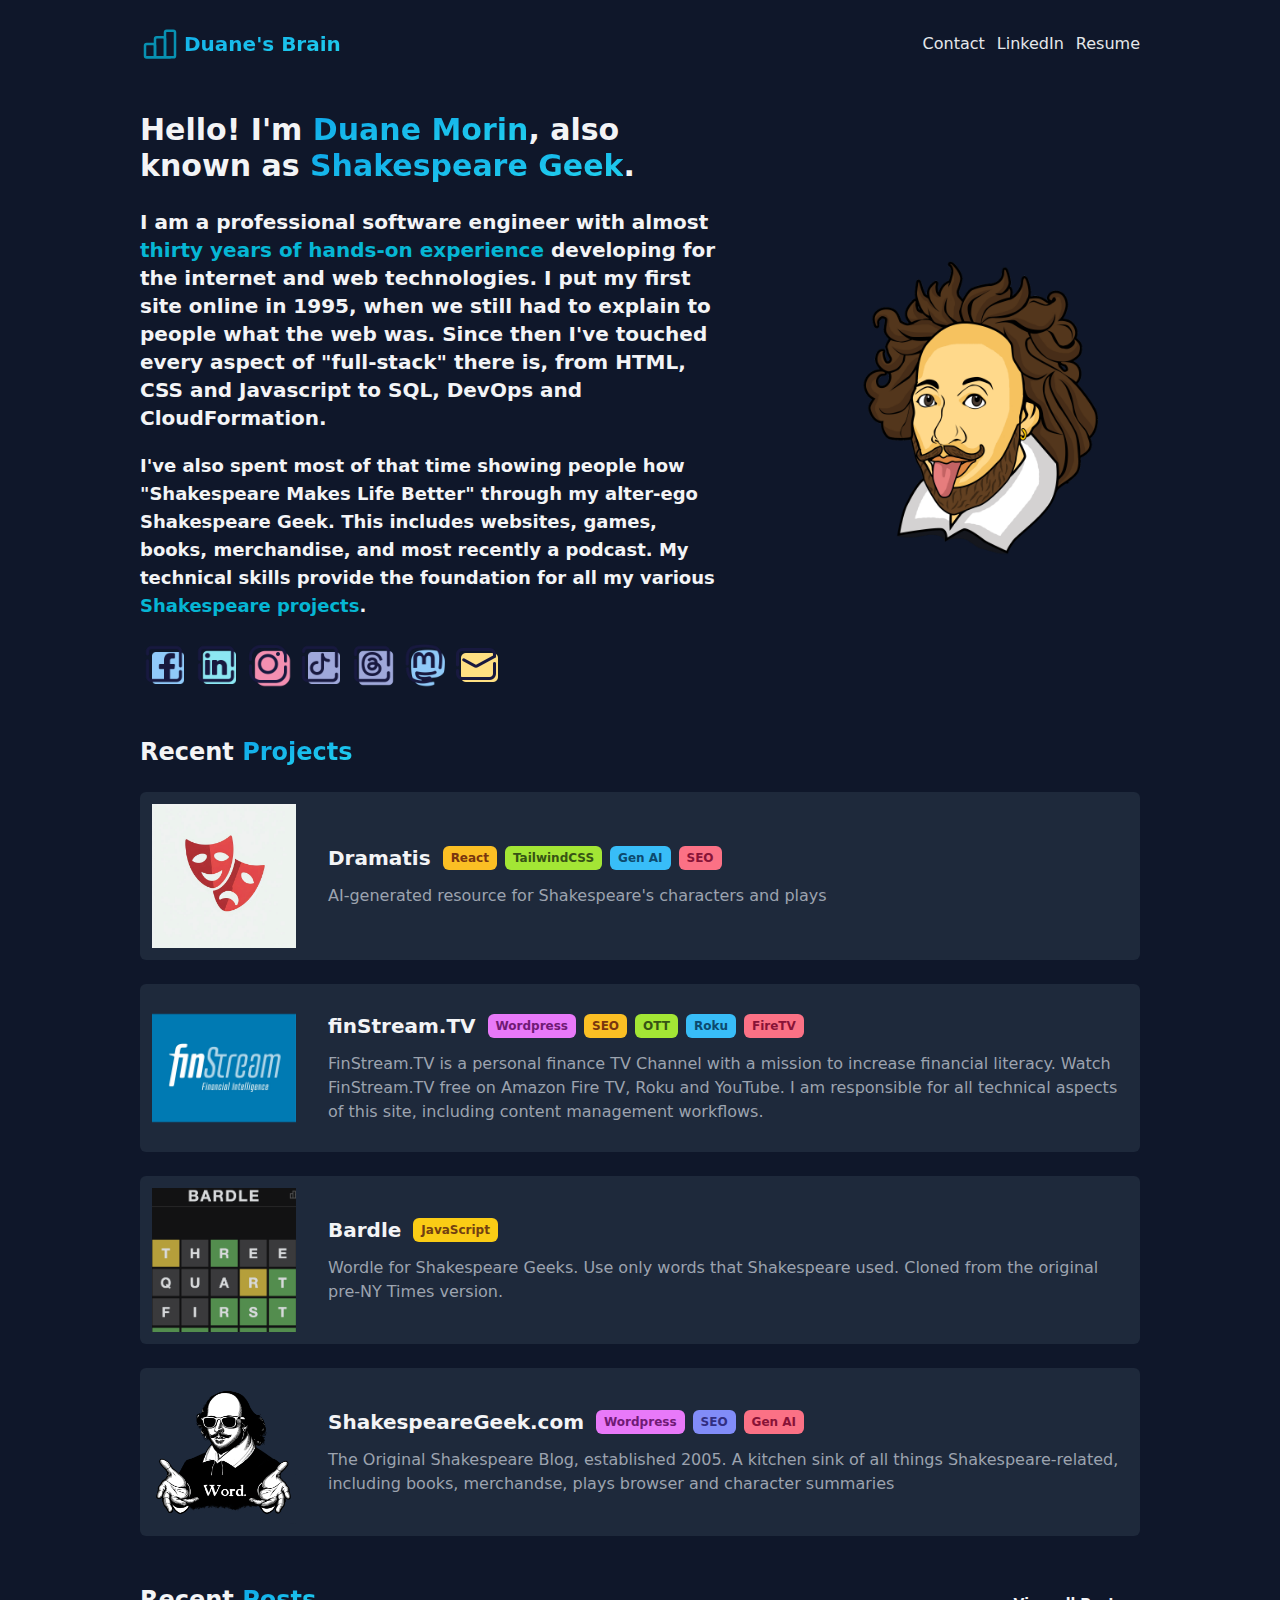
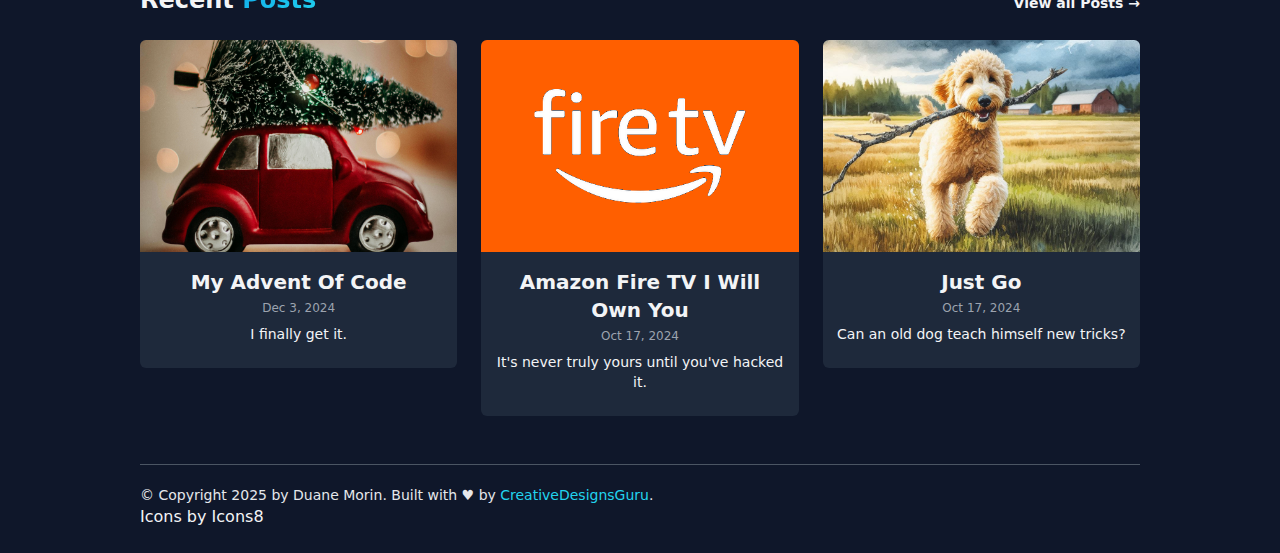
<file: index.html>
<!DOCTYPE html><html lang="en"> <head><meta charset="UTF-8"><meta name="viewport" content="width=device-width, initial-scale=1.0"><title>Duane Morin - Shakespeare Geek</title><meta name="description" content="Duane Morin (aka Shakespeare Geek) Personal Homepage"><meta name="author" content="Duane"><link rel="alternate" type="application/rss+xml" href="/rss.xml"><link rel="icon" type="image/x-icon" href="/favicon.ico"><link rel="stylesheet" href="/astro/index.DZdfzKgr.css" /></head> <body class="bg-slate-900 text-gray-100"> <div class="mx-auto max-w-screen-lg px-3 py-6"><div class="flex flex-col gap-y-3 sm:flex-row sm:items-center sm:justify-between"><a href="/"><div class="flex items-center bg-gradient-to-br from-sky-500 to-cyan-400 bg-clip-text text-xl font-bold text-transparent"><svg class="mr-1 h-10 w-10 stroke-cyan-600" xmlns="http://www.w3.org/2000/svg" viewBox="0 0 24 24" fill="none" stroke-width="1.5" stroke-linecap="round" stroke-linejoin="round"><path d="M0 0h24v24H0z" stroke="none"></path><rect x="3" y="12" width="6" height="8" rx="1"></rect><rect x="9" y="8" width="6" height="12" rx="1"></rect><rect x="15" y="4" width="6" height="16" rx="1"></rect><path d="M4 20h14"></path></svg>Duane&#x27;s Brain</div></a><nav><ul class="flex gap-x-3 font-medium text-gray-200"><li class="hover:text-white"><a href="/contact/" target="_self">Contact</a></li><li class="hover:text-white"><a href="https://www.linkedin.com/in/duanemorin" target="_self">LinkedIn</a></li><li class="hover:text-white"><a href="https://www.shakespearegeek.com/wp-content/uploads/2024/10/duane_morin_resume.pdf" target="_self">Resume</a></li></ul></nav></div></div>  <div class="mx-auto max-w-screen-lg px-3 py-6"><div class="flex flex-col items-center md:flex-row md:justify-between md:gap-x-24"><div><h1 class="text-3xl font-bold">Hello! I&#x27;m <span class="bg-gradient-to-br from-sky-500 to-cyan-400 bg-clip-text text-transparent">Duane Morin</span>, also known as<!-- --> <span class="bg-gradient-to-br from-sky-500 to-cyan-400 bg-clip-text text-transparent">Shakespeare Geek</span>.</h1><p class="mt-6 text-xl leading-9"><p class="mb-5 text-xl font-semibold">I am a professional software engineer with almost<!-- --> <a href="https://www.shakespearegeek.com/wp-content/uploads/2024/10/duane_morin_resume.pdf" class="text-cyan-500 hover:underline">thirty years of hands-on experience</a> <!-- -->developing for the internet and web technologies. I put my first site online in 1995, when we still had to explain to people what the web was. Since then I&#x27;ve touched every aspect of &quot;full-stack&quot; there is, from HTML, CSS and Javascript to SQL, DevOps and CloudFormation.</p><p class="mb-5 text-lg font-semibold">I&#x27;ve also spent most of that time showing people how &quot;Shakespeare Makes Life Better&quot; through my alter-ego Shakespeare Geek. This includes websites, games, books, merchandise, and most recently a podcast. My technical skills provide the foundation for all my various<!-- --> <a href="/shakespeare/" class="text-cyan-500 hover:underline">Shakespeare projects</a>.</p></p><div class="mt-3 flex gap-1"><a href="https://www.facebook.com/shakespearegeekdotcom"><img class="h-12 w-12 hover:translate-y-1" src="/assets/images/facebook-icon.png" alt="Facebook icon" loading="lazy"/></a><a href="https://www.linkedin.com/in/duanemorin"><img class="h-12 w-12 hover:translate-y-1" src="/assets/images/linkedin-icon.png" alt="Linkedin icon" loading="lazy"/></a><a href="https://www.instagram.com/shakespearegeek"><img class="h-12 w-12 hover:translate-y-1" src="/assets/images/instagram-icon.png" alt="Instagram icon" loading="lazy"/></a><a href="https://www.tiktok.com/@shakespeareg33k"><img class="h-12 w-12 hover:translate-y-1" src="/assets/images/tiktok-icon.png" alt="Tiktok icon" loading="lazy"/></a><a href="https://www.threads.net/shakespearegeek"><img class="h-12 w-12 hover:translate-y-1" src="/assets/images/threads-icon.png" alt="Threads icon" loading="lazy"/></a><a href="https://toot.community/@ShakespeareGeek"><img class="h-12 w-12 hover:translate-y-1" src="/assets/images/mastodon-icon.png" alt="Mastodon icon" loading="lazy"/></a><a href="mailto:dmorin@gmail.com"><img class="h-12 w-12 hover:translate-y-1" src="/assets/images/email-icon.png" alt="Email icon" loading="lazy"/></a></div></div><div class="shrink-0"><img class="h-80 w-80" src="/assets/images/avatar.png" alt="Avatar image" loading="lazy"/></div></div></div> <div class="mx-auto max-w-screen-lg px-3 py-6"><div class="mb-6 text-2xl font-bold">Recent <span class="bg-gradient-to-br from-sky-500 to-cyan-400 bg-clip-text text-transparent">Projects</span></div><div class="flex flex-col gap-6"><div class="flex flex-col items-center gap-x-8 rounded-md bg-slate-800 p-3 md:flex-row"><div class="shrink-0"><a href="https://github.com/shakespearegeek/dramatis"><img class="h-36 w-36 hover:translate-y-1" src="/assets/images/dramatis.png" alt="Dramatis Logo" loading="lazy"/></a></div><div><div class="flex flex-col items-center gap-y-2 md:flex-row"><a class="hover:text-cyan-400" href="https://github.com/shakespearegeek/dramatis"><div class="text-xl font-semibold">Dramatis</div></a><div class="ml-3 flex flex-wrap gap-2"><div class="rounded-md px-2 py-1 text-xs font-semibold bg-amber-400 text-amber-900">React</div><div class="rounded-md px-2 py-1 text-xs font-semibold bg-lime-400 text-lime-900">TailwindCSS</div><div class="rounded-md px-2 py-1 text-xs font-semibold bg-sky-400 text-sky-900">Gen AI</div><div class="rounded-md px-2 py-1 text-xs font-semibold bg-rose-400 text-rose-900">SEO</div></div></div><p class="mt-3 text-gray-400">AI-generated resource for Shakespeare&#x27;s characters and plays</p></div></div><div class="flex flex-col items-center gap-x-8 rounded-md bg-slate-800 p-3 md:flex-row"><div class="shrink-0"><a href="https://www.finstream.tv"><img class="h-36 w-36 hover:translate-y-1" src="/assets/images/finstream-logo.png" alt="finStream.TV Logo" loading="lazy"/></a></div><div><div class="flex flex-col items-center gap-y-2 md:flex-row"><a class="hover:text-cyan-400" href="https://www.finstream.tv"><div class="text-xl font-semibold">finStream.TV</div></a><div class="ml-3 flex flex-wrap gap-2"><div class="rounded-md px-2 py-1 text-xs font-semibold bg-fuchsia-400 text-fuchsia-900">Wordpress</div><div class="rounded-md px-2 py-1 text-xs font-semibold bg-amber-400 text-amber-900">SEO</div><div class="rounded-md px-2 py-1 text-xs font-semibold bg-lime-400 text-lime-900">OTT</div><div class="rounded-md px-2 py-1 text-xs font-semibold bg-sky-400 text-sky-900">Roku</div><div class="rounded-md px-2 py-1 text-xs font-semibold bg-rose-400 text-rose-900">FireTV</div></div></div><p class="mt-3 text-gray-400">FinStream.TV is a personal finance TV Channel with a mission to increase financial literacy. Watch FinStream.TV free on Amazon Fire TV, Roku and YouTube. I am responsible for all technical aspects of this site, including content management workflows.</p></div></div><div class="flex flex-col items-center gap-x-8 rounded-md bg-slate-800 p-3 md:flex-row"><div class="shrink-0"><a href="https://shakespearegeek.github.io/bardle"><img class="h-36 w-36 hover:translate-y-1" src="/assets/images/bardle-screenshot.png" alt="Bardle Screenshot" loading="lazy"/></a></div><div><div class="flex flex-col items-center gap-y-2 md:flex-row"><a class="hover:text-cyan-400" href="https://shakespearegeek.github.io/bardle"><div class="text-xl font-semibold">Bardle</div></a><div class="ml-3 flex flex-wrap gap-2"><div class="rounded-md px-2 py-1 text-xs font-semibold bg-yellow-400 text-yellow-900">JavaScript</div></div></div><p class="mt-3 text-gray-400">Wordle for Shakespeare Geeks. Use only words that Shakespeare used. Cloned from the original pre-NY Times version.</p></div></div><div class="flex flex-col items-center gap-x-8 rounded-md bg-slate-800 p-3 md:flex-row"><div class="shrink-0"><a href="https://www.shakespearegeek.com"><img class="h-36 w-36 hover:translate-y-1" src="/assets/images/shakespearegeek-word-image.png" alt="Project Maps" loading="lazy"/></a></div><div><div class="flex flex-col items-center gap-y-2 md:flex-row"><a class="hover:text-cyan-400" href="https://www.shakespearegeek.com"><div class="text-xl font-semibold">ShakespeareGeek.com</div></a><div class="ml-3 flex flex-wrap gap-2"><div class="rounded-md px-2 py-1 text-xs font-semibold bg-fuchsia-400 text-fuchsia-900">Wordpress</div><div class="rounded-md px-2 py-1 text-xs font-semibold bg-indigo-400 text-indigo-900">SEO</div><div class="rounded-md px-2 py-1 text-xs font-semibold bg-rose-400 text-rose-900">Gen AI</div></div></div><p class="mt-3 text-gray-400">The Original Shakespeare Blog, established 2005. A kitchen sink of all things Shakespeare-related, including books, merchandse, plays browser and character summaries</p></div></div></div></div> <div class="mx-auto max-w-screen-lg px-3 py-6"><div class="mb-6 text-2xl font-bold"><div class="flex items-baseline justify-between"><div>Recent <span class="bg-gradient-to-br from-sky-500 to-cyan-400 bg-clip-text text-transparent">Posts</span></div><div class="text-sm"><a href="/posts/">View all Posts →</a></div></div></div><div class="grid grid-cols-1 gap-6 md:grid-cols-3"><a class="hover:translate-y-1" href="/posts/advent-2024-4/"><div class="overflow-hidden rounded-md bg-slate-800"><div class="aspect-w-3 aspect-h-2"><img class="h-full w-full object-cover object-center" src="/assets/images/image-christmas-tree-red-car.jpg" alt="Red Car Christmas Tree" loading="lazy"/></div><div class="px-3 pt-4 pb-6 text-center"><h2 class="text-xl font-semibold">My Advent Of Code</h2><div class="mt-1 text-xs text-gray-400">Dec 3, 2024</div><div class="mt-2 text-sm">I finally get it.</div></div></div></a><a class="hover:translate-y-1" href="/posts/amazon-fire-tv-start/"><div class="overflow-hidden rounded-md bg-slate-800"><div class="aspect-w-3 aspect-h-2"><img class="h-full w-full object-cover object-center" src="/assets/images/amazon_fire_tv_logo.png" alt="Amazon Fire TV logo" loading="lazy"/></div><div class="px-3 pt-4 pb-6 text-center"><h2 class="text-xl font-semibold">Amazon Fire TV I Will Own You</h2><div class="mt-1 text-xs text-gray-400">Oct 17, 2024</div><div class="mt-2 text-sm">It&#x27;s never truly yours until you&#x27;ve hacked it.</div></div></div></a><a class="hover:translate-y-1" href="/posts/just-go/"><div class="overflow-hidden rounded-md bg-slate-800"><div class="aspect-w-3 aspect-h-2"><img class="h-full w-full object-cover object-center" src="/assets/images/image-post-dog.jpg" alt="Goldendoodle retrieving a stick (AI generated)" loading="lazy"/></div><div class="px-3 pt-4 pb-6 text-center"><h2 class="text-xl font-semibold">Just Go</h2><div class="mt-1 text-xs text-gray-400">Oct 17, 2024</div><div class="mt-2 text-sm">Can an old dog teach himself new tricks?</div></div></div></a></div></div>  <div class="mx-auto max-w-screen-lg px-3 py-6"><div class="border-t border-gray-600 pt-5"><div class="text-sm text-gray-200">© Copyright <!-- -->2025<!-- --> by <!-- -->Duane Morin<!-- -->. Built with ♥ by<!-- --> <a class="text-cyan-400 hover:underline" href="https://creativedesignsguru.com" target="_blank" rel="noopener noreferrer">CreativeDesignsGuru</a>.</div></div>Icons by<!-- --> <a target="_blank" href="https://icons8.com">Icons8</a> </div> </body></html>
</file>
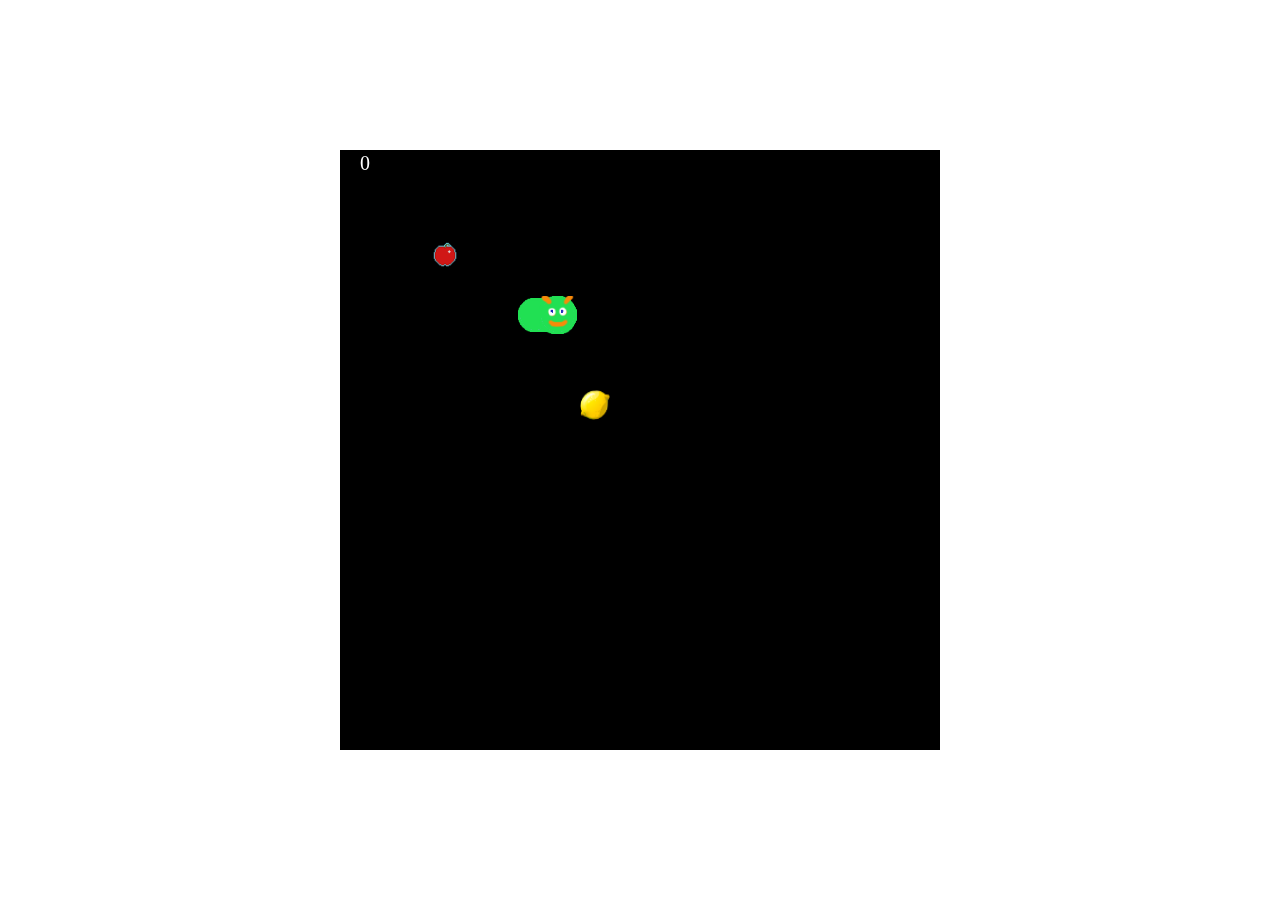
<file: bubble/index.html>
<!DOCTYPE html>
<html>
<head>
  <title></title>
  <style>
  html, body {
    height: 100%;
    margin: 0;
  }

  body {
    background: white;
    display: flex;
    align-items: center;
    justify-content: center;
  }
  canvas {
    border: 1px solid white;
  }
  </style>
</head>
<body onload="initialize();">

    <canvas width="600" height="600" id="game"></canvas>
<script>
    // * Random fruits
    // * Fruits are different scores / odds?
    // * Disappearing / moving fruits
    // * Obstacles
    // * Speed up
    // * Enemy snake?
    
var canvas = document.getElementById('game');
var context = canvas.getContext('2d');
var score = 0;
var h = 600, w = 600;

var levels = [
    {background: "white", color: "purple", grid:30},
    {background: "black", color: "white", grid:30},
    {background: "black", color: "gray", grid:40},
    {background: "blue", color: "green", grid:50},
    {background: "blue", color: "blue", grid:60},
    
]
var count = 0;
var level = 0;
var snake = {
  x: levels[level].grid*5,
  y: levels[level].grid*5,
  
  // snake velocity. moves one grid length every frame in either the x or y direction
  dx: 0,
  dy: 0,
  
  // keep track of all grids the snake body occupies
  cells: [],
  
  // length of the snake. grows when eating an apple
  maxCells: 4
};

var randomProperty = function (obj) {
    var keys = Object.keys(obj)
    return obj[keys[ keys.length * Math.random() << 0]];
};
    
var FruitsEnum = Object.freeze({"apple":1, "orange":2, "banana":3, "lemon":4, "rock":5})

var apples;

    var pickup = new Audio('chirp.wav');

    var image = new Image();
    image.src = "greenBody.png";
    
    var head = new Image();
    head.src = "greenHead.png";
    
    var appleImage = new Image();
    appleImage.src = "apple.png";
    
    var bananaImage = new Image();
    bananaImage.src = "banana.png";
    
    var orangeImage = new Image();
    orangeImage.src = "orange.png";
    
    var lemonImage = new Image();
    lemonImage.src = "lemon.png";
    
    var rockImage = new Image();
    rockImage.src = "rock.png";
    
    var fruitImages = [null, appleImage, orangeImage, bananaImage, lemonImage, rockImage];
    var backgroundColor = 0;
// get random whole numbers in a specific range
// @see https://stackoverflow.com/a/1527820/2124254
function getRandomInt(min, max) {
  return Math.floor(Math.random() * (max - min)) + min;
}

    var speed = 5;
    function updateLevel() {
        speed = Math.max(speed - 1, 2);
//        console.log(speed);
        var a = new Object({x:100, y:100, type:FruitsEnum.rock})
        apples.push(a);
    }
    
    function die() {
        
    }
    
    function initialize() {
        reset();
        setInterval(updateLevel, 15000);
    }
    
    function reset() {
        apples = [{
  x: levels[level].grid*8,
  y: levels[level].grid*8,
    type: randomProperty(FruitsEnum)
},
  {
  x: levels[level].grid*3,
  y: levels[level].grid*3,
      type: randomProperty(FruitsEnum)
  }
];
                  score = 0;

    }
// game loop
function loop() {
  requestAnimationFrame(loop);
    
  // slow game loop to 15 fps instead of 60 (60/15 = 4)
  if (++count < speed) {
    return;
  }

  count = 0;
    context.fillStyle="rgb("+score+","+score+","+score+")";

  context.fillRect(0,0,canvas.width,canvas.height);
    context.font = "20px Georgia";
    context.fillStyle='white';
    context.fillText(score.toString(), 20, 20);

    oldx = snake.x;
  oldy = snake.y;
    
  // move snake by it's velocity
  snake.x += snake.dx*levels[level].grid/4;
  snake.y += snake.dy*levels[level].grid/4;
        
  // wrap snake position horizontally on edge of screen
  if (snake.x < 0) {
    snake.x = canvas.width - levels[level].grid;
  }
  else if (snake.x >= canvas.width) {
    snake.x = 0;
  }
  
  // wrap snake position vertically on edge of screen
  if (snake.y < 0) {
    snake.y = canvas.height - levels[level].grid;
  }
  else if (snake.y >= canvas.height) {
    snake.y = 0;
  }

  // keep track of where snake has been. front of the array is always the head
  snake.cells.unshift({x: snake.x, y: snake.y});

  // remove cells as we move away from them
  if (snake.cells.length > snake.maxCells) {
    snake.cells.pop();
  }

  // draw apple
  context.fillStyle = 'red';
    for (var apple = 0; apple < apples.length; apple++) {
        context.drawImage(fruitImages[apples[apple].type], apples[apple].x, apples[apple].y, levels[level].grid, levels[level].grid);
    }
  
    //draw snake one cell at a time

snake.cells.forEach(function(cell, index) {
    grid = levels[level].grid
      context.fillStyle = levels[level].color;
    //context.fillRect(cell.x, cell.y, grid, grid);  
    
    if (index==0) {
        size = grid+8;
        offset = -4
        alpha = 1.0
        drawable = head;
    } else if (index > 10) {
        size = Math.max(grid+8-(index-10), 2);
        offset = -(8-(index-10))/2
        alpha = 1.0 - ((index-10)/100)
//        alpha= (0.8 - (0.8 / snake.cells.length)*index)+0.2;
        drawable = image;
    } else {
        size = grid+4;
        offset = -2;
        alpha = 1.0;
        drawable = image;
    }
    context.save();
    context.globalAlpha = alpha;
    context.drawImage(drawable, cell.x+offset, cell.y+offset, size, size);
    context.restore();
    // snake ate apple
    for (var a = 0; a < apples.length; a++) {
        if (Math.abs(cell.x-apples[a].x)<(levels[level].grid+8)/3 && Math.abs(cell.y - apples[a].y)< (levels[level].grid+8)/3) {
            snake.maxCells++;

    //      level = getRandomInt(0, levels.length);
          // canvas is 400x400 which is 25x25 grids 
          apples[a].x = getRandomInt(0, w/levels[level].grid) * levels[level].grid;
          apples[a].y = getRandomInt(0, h/levels[level].grid) * levels[level].grid;
          apples[a].type=randomProperty(FruitsEnum)

          score = score + 1;
            pickup.play();
            
        }
    }

    // check collision with all cells after this one (modified bubble sort)
    for (var i = index + 1; i < snake.cells.length; i++) {
      
      // snake occupies same space as a body part. reset game
      if (cell.x === snake.cells[i].x && cell.y === snake.cells[i].y) {
        snake.x = levels[level].grid*5;
        snake.y = levels[level].grid*5;
        snake.cells = [];
        snake.maxCells = 4;
        snake.dx = 1;
        snake.dy = 0;

        reset();
      }
    }
  });
    
        size = grid+8;
        offset = -4
        alpha = 1.0
        drawable = head;

    context.save();
    context.globalAlpha = alpha;
    context.drawImage(drawable, snake.cells[0].x+offset, snake.cells[0].y+offset, size, size);
    context.restore();


}

// listen to keyboard events to move the snake
document.addEventListener('keydown', function(e) {
  // prevent snake from backtracking on itself by checking that it's 
  // not already moving on the same axis (pressing left while moving
  // left won't do anything, and pressing right while moving left
  // shouldn't let you collide with your own body)
  
  // left arrow key
  if (e.which === 37 && snake.dx === 0) {
    snake.dx = -1;
    snake.dy = 0;
  }
  // up arrow key
  else if (e.which === 38 && snake.dy === 0) {
    snake.dy = -1;
    snake.dx = 0;
  }
  // right arrow key
  else if (e.which === 39 && snake.dx === 0) {
    snake.dx = 1;
    snake.dy = 0;
  }
  // down arrow key
  else if (e.which === 40 && snake.dy === 0) {
    snake.dy = 1;
    snake.dx = 0;
  }
});

// start the game
requestAnimationFrame(loop);
</script>
</body>
</html>
</file>
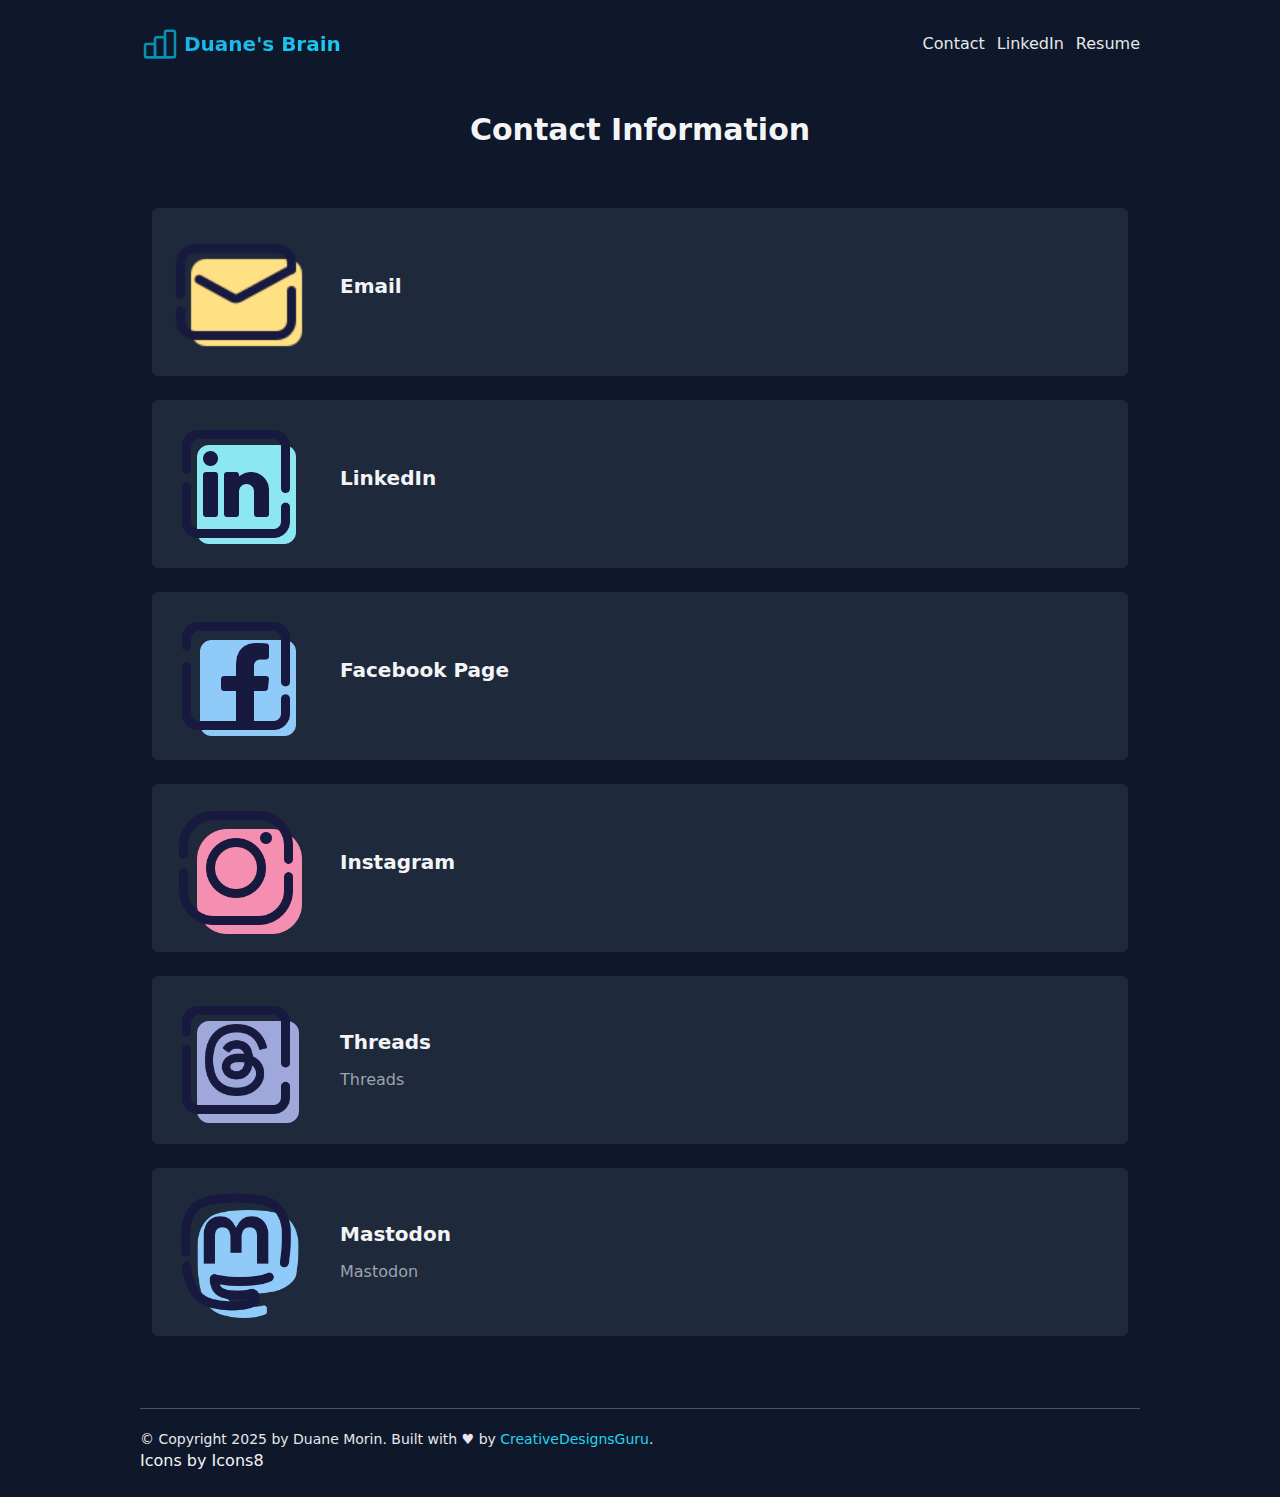
<file: contact/index.html>
<!DOCTYPE html><html lang="en"> <head><meta charset="UTF-8"><meta name="viewport" content="width=device-width, initial-scale=1.0"><title>Contact Information - Duane Morin</title><meta name="description" content="How to reach me"><meta name="author" content="Duane"><link rel="alternate" type="application/rss+xml" href="/rss.xml"><link rel="icon" type="image/x-icon" href="/favicon.ico"><link rel="stylesheet" href="/astro/index.DZdfzKgr.css" /></head> <body class="bg-slate-900 text-gray-100"> <div class="mx-auto max-w-screen-lg px-3 py-6"><div class="flex flex-col gap-y-3 sm:flex-row sm:items-center sm:justify-between"><a href="/"><div class="flex items-center bg-gradient-to-br from-sky-500 to-cyan-400 bg-clip-text text-xl font-bold text-transparent"><svg class="mr-1 h-10 w-10 stroke-cyan-600" xmlns="http://www.w3.org/2000/svg" viewBox="0 0 24 24" fill="none" stroke-width="1.5" stroke-linecap="round" stroke-linejoin="round"><path d="M0 0h24v24H0z" stroke="none"></path><rect x="3" y="12" width="6" height="8" rx="1"></rect><rect x="9" y="8" width="6" height="12" rx="1"></rect><rect x="15" y="4" width="6" height="16" rx="1"></rect><path d="M4 20h14"></path></svg>Duane&#x27;s Brain</div></a><nav><ul class="flex gap-x-3 font-medium text-gray-200"><li class="hover:text-white"><a href="/contact/" target="_self">Contact</a></li><li class="hover:text-white"><a href="https://www.linkedin.com/in/duanemorin" target="_self">LinkedIn</a></li><li class="hover:text-white"><a href="https://www.shakespearegeek.com/wp-content/uploads/2024/10/duane_morin_resume.pdf" target="_self">Resume</a></li></ul></nav></div></div>  <div class="mx-auto max-w-screen-lg px-3 py-6"> <div class="text-center"><h1 class="text-3xl font-bold">Contact Information</h1><div class="mt-3 text-gray-200"></div></div> <div class="mx-auto max-w-screen-lg px-3 py-6"><div class="mb-6 text-2xl font-bold"></div><div class="flex flex-col gap-6"><div class="flex flex-col items-center gap-x-8 rounded-md bg-slate-800 p-3 md:flex-row"><div class="shrink-0"><a href="mailto:dmorin@gmail.com"><img class="h-36 w-36 hover:translate-y-1" src="/assets/images/email-icon.png" alt="Email" loading="lazy"/></a></div><div><div class="flex flex-col items-center gap-y-2 md:flex-row"><a class="hover:text-cyan-400" href="mailto:dmorin@gmail.com"><div class="text-xl font-semibold">Email</div></a><div class="ml-3 flex flex-wrap gap-2"></div></div><p class="mt-3 text-gray-400"></p></div></div><div class="flex flex-col items-center gap-x-8 rounded-md bg-slate-800 p-3 md:flex-row"><div class="shrink-0"><a href="https://www.linkedin.com/in/duanemorin"><img class="h-36 w-36 hover:translate-y-1" src="/assets/images/linkedin-icon.png" alt="LinkedIn" loading="lazy"/></a></div><div><div class="flex flex-col items-center gap-y-2 md:flex-row"><a class="hover:text-cyan-400" href="https://www.linkedin.com/in/duanemorin"><div class="text-xl font-semibold">LinkedIn</div></a><div class="ml-3 flex flex-wrap gap-2"></div></div><p class="mt-3 text-gray-400"></p></div></div><div class="flex flex-col items-center gap-x-8 rounded-md bg-slate-800 p-3 md:flex-row"><div class="shrink-0"><a href="https://www.facebook.com/shakespearegeekdotcom"><img class="h-36 w-36 hover:translate-y-1" src="/assets/images/facebook-icon.png" alt="Facebook" loading="lazy"/></a></div><div><div class="flex flex-col items-center gap-y-2 md:flex-row"><a class="hover:text-cyan-400" href="https://www.facebook.com/shakespearegeekdotcom"><div class="text-xl font-semibold">Facebook Page</div></a><div class="ml-3 flex flex-wrap gap-2"></div></div><p class="mt-3 text-gray-400"></p></div></div><div class="flex flex-col items-center gap-x-8 rounded-md bg-slate-800 p-3 md:flex-row"><div class="shrink-0"><a href="https://www.instagram.com/shakespearegeek"><img class="h-36 w-36 hover:translate-y-1" src="/assets/images/instagram-icon.png" alt="Instagram" loading="lazy"/></a></div><div><div class="flex flex-col items-center gap-y-2 md:flex-row"><a class="hover:text-cyan-400" href="https://www.instagram.com/shakespearegeek"><div class="text-xl font-semibold">Instagram</div></a><div class="ml-3 flex flex-wrap gap-2"></div></div><p class="mt-3 text-gray-400"></p></div></div><div class="flex flex-col items-center gap-x-8 rounded-md bg-slate-800 p-3 md:flex-row"><div class="shrink-0"><a href="https://www.threads.net/shakespearegeek"><img class="h-36 w-36 hover:translate-y-1" src="/assets/images/threads-icon.png" alt="Threads icon" loading="lazy"/></a></div><div><div class="flex flex-col items-center gap-y-2 md:flex-row"><a class="hover:text-cyan-400" href="https://www.threads.net/shakespearegeek"><div class="text-xl font-semibold">Threads</div></a><div class="ml-3 flex flex-wrap gap-2"></div></div><p class="mt-3 text-gray-400">Threads</p></div></div><div class="flex flex-col items-center gap-x-8 rounded-md bg-slate-800 p-3 md:flex-row"><div class="shrink-0"><a href="https://toot.community/@ShakespeareGeek"><img class="h-36 w-36 hover:translate-y-1" src="/assets/images/mastodon-icon.png" alt="Mastodon icon" loading="lazy"/></a></div><div><div class="flex flex-col items-center gap-y-2 md:flex-row"><a class="hover:text-cyan-400" href="https://toot.community/@ShakespeareGeek"><div class="text-xl font-semibold">Mastodon</div></a><div class="ml-3 flex flex-wrap gap-2"></div></div><p class="mt-3 text-gray-400">Mastodon</p></div></div></div></div> </div>  <div class="mx-auto max-w-screen-lg px-3 py-6"><div class="border-t border-gray-600 pt-5"><div class="text-sm text-gray-200">© Copyright <!-- -->2025<!-- --> by <!-- -->Duane Morin<!-- -->. Built with ♥ by<!-- --> <a class="text-cyan-400 hover:underline" href="https://creativedesignsguru.com" target="_blank" rel="noopener noreferrer">CreativeDesignsGuru</a>.</div></div>Icons by<!-- --> <a target="_blank" href="https://icons8.com">Icons8</a> </div> </body></html>
</file>
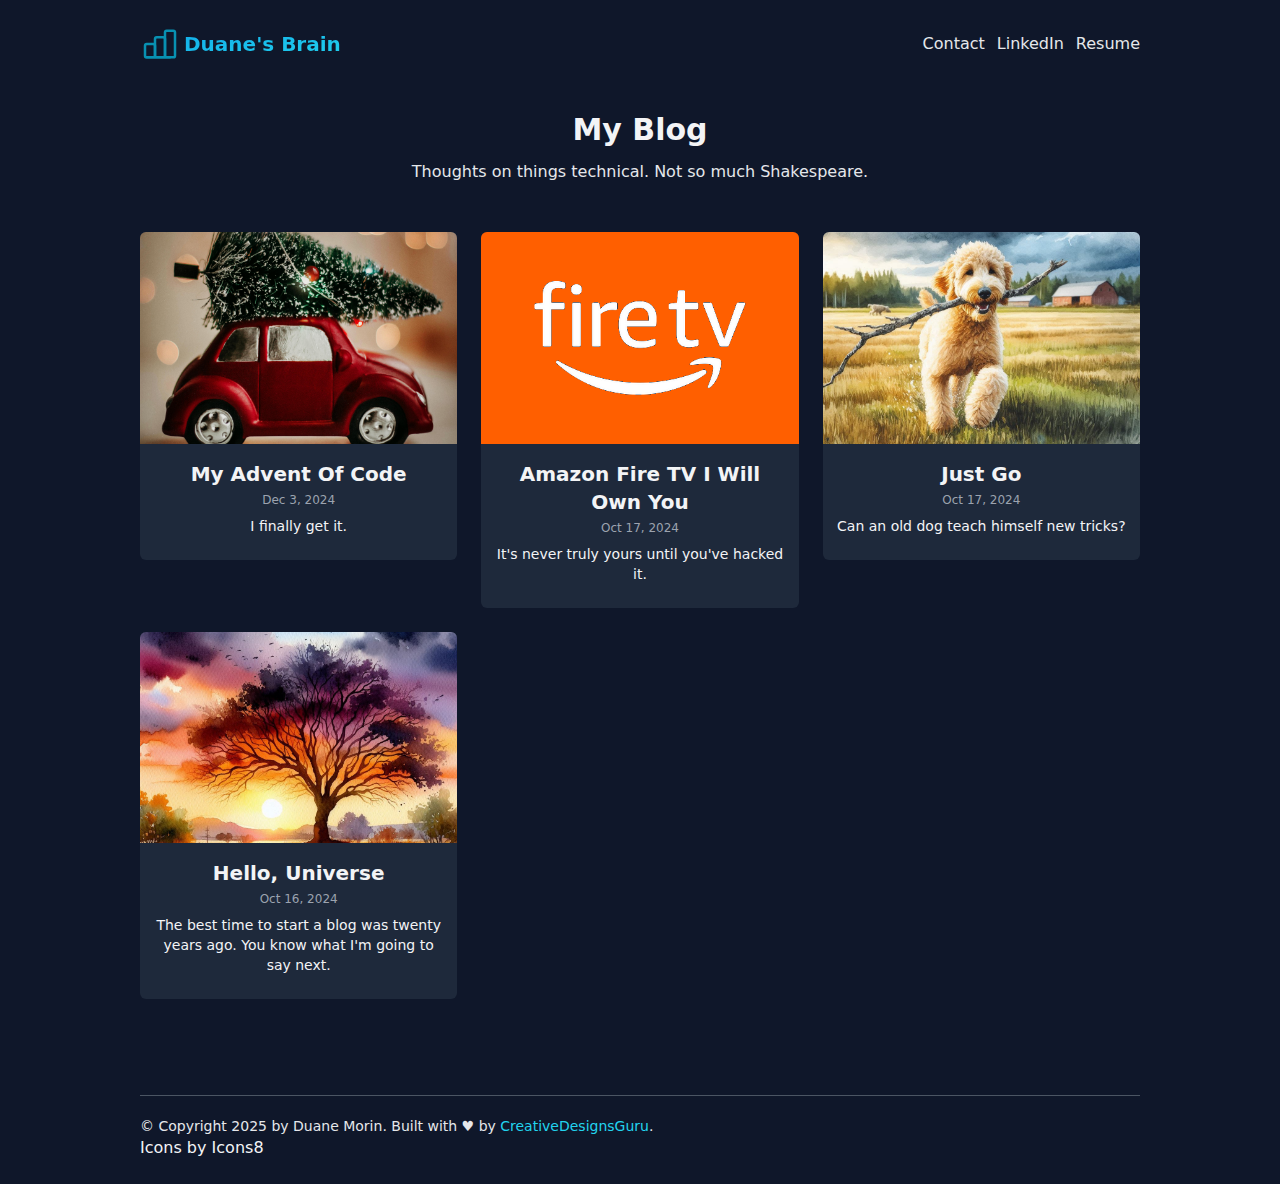
<file: posts/index.html>
<!DOCTYPE html><html lang="en"> <head><meta charset="UTF-8"><meta name="viewport" content="width=device-width, initial-scale=1.0"><title>Blog page 1 - Duane Morin</title><meta name="description" content="Pagination example built with Astro styled with Tailwind CSS."><meta name="author" content="Duane"><link rel="alternate" type="application/rss+xml" href="/rss.xml"><link rel="icon" type="image/x-icon" href="/favicon.ico"><link rel="stylesheet" href="/astro/index.DZdfzKgr.css" /></head> <body class="bg-slate-900 text-gray-100"> <div class="mx-auto max-w-screen-lg px-3 py-6"><div class="flex flex-col gap-y-3 sm:flex-row sm:items-center sm:justify-between"><a href="/"><div class="flex items-center bg-gradient-to-br from-sky-500 to-cyan-400 bg-clip-text text-xl font-bold text-transparent"><svg class="mr-1 h-10 w-10 stroke-cyan-600" xmlns="http://www.w3.org/2000/svg" viewBox="0 0 24 24" fill="none" stroke-width="1.5" stroke-linecap="round" stroke-linejoin="round"><path d="M0 0h24v24H0z" stroke="none"></path><rect x="3" y="12" width="6" height="8" rx="1"></rect><rect x="9" y="8" width="6" height="12" rx="1"></rect><rect x="15" y="4" width="6" height="16" rx="1"></rect><path d="M4 20h14"></path></svg>Duane&#x27;s Brain</div></a><nav><ul class="flex gap-x-3 font-medium text-gray-200"><li class="hover:text-white"><a href="/contact/" target="_self">Contact</a></li><li class="hover:text-white"><a href="https://www.linkedin.com/in/duanemorin" target="_self">LinkedIn</a></li><li class="hover:text-white"><a href="https://www.shakespearegeek.com/wp-content/uploads/2024/10/duane_morin_resume.pdf" target="_self">Resume</a></li></ul></nav></div></div>  <div class="mx-auto max-w-screen-lg px-3 py-6"> <div class="text-center"><h1 class="text-3xl font-bold">My Blog</h1><div class="mt-3 text-gray-200">Thoughts on things technical. Not so much Shakespeare.</div></div> </div> <div class="mx-auto max-w-screen-lg px-3 py-6"> <div class="grid grid-cols-1 gap-6 md:grid-cols-3"><a class="hover:translate-y-1" href="/posts/advent-2024-4/"><div class="overflow-hidden rounded-md bg-slate-800"><div class="aspect-w-3 aspect-h-2"><img class="h-full w-full object-cover object-center" src="/assets/images/image-christmas-tree-red-car.jpg" alt="Red Car Christmas Tree" loading="lazy"/></div><div class="px-3 pt-4 pb-6 text-center"><h2 class="text-xl font-semibold">My Advent Of Code</h2><div class="mt-1 text-xs text-gray-400">Dec 3, 2024</div><div class="mt-2 text-sm">I finally get it.</div></div></div></a><a class="hover:translate-y-1" href="/posts/amazon-fire-tv-start/"><div class="overflow-hidden rounded-md bg-slate-800"><div class="aspect-w-3 aspect-h-2"><img class="h-full w-full object-cover object-center" src="/assets/images/amazon_fire_tv_logo.png" alt="Amazon Fire TV logo" loading="lazy"/></div><div class="px-3 pt-4 pb-6 text-center"><h2 class="text-xl font-semibold">Amazon Fire TV I Will Own You</h2><div class="mt-1 text-xs text-gray-400">Oct 17, 2024</div><div class="mt-2 text-sm">It&#x27;s never truly yours until you&#x27;ve hacked it.</div></div></div></a><a class="hover:translate-y-1" href="/posts/just-go/"><div class="overflow-hidden rounded-md bg-slate-800"><div class="aspect-w-3 aspect-h-2"><img class="h-full w-full object-cover object-center" src="/assets/images/image-post-dog.jpg" alt="Goldendoodle retrieving a stick (AI generated)" loading="lazy"/></div><div class="px-3 pt-4 pb-6 text-center"><h2 class="text-xl font-semibold">Just Go</h2><div class="mt-1 text-xs text-gray-400">Oct 17, 2024</div><div class="mt-2 text-sm">Can an old dog teach himself new tricks?</div></div></div></a><a class="hover:translate-y-1" href="/posts/hello-universe/"><div class="overflow-hidden rounded-md bg-slate-800"><div class="aspect-w-3 aspect-h-2"><img class="h-full w-full object-cover object-center" src="/assets/images/image-post-tree.jpg" alt="Tree at sunset (AI generated)" loading="lazy"/></div><div class="px-3 pt-4 pb-6 text-center"><h2 class="text-xl font-semibold">Hello, Universe</h2><div class="mt-1 text-xs text-gray-400">Oct 16, 2024</div><div class="mt-2 text-sm">The best time to start a blog was twenty years ago. You know what I&#x27;m going to say next.</div></div></div></a></div> </div> <div class="mx-auto max-w-screen-lg px-3 py-6"> <div class="flex justify-center gap-8"></div> </div>  <div class="mx-auto max-w-screen-lg px-3 py-6"><div class="border-t border-gray-600 pt-5"><div class="text-sm text-gray-200">© Copyright <!-- -->2025<!-- --> by <!-- -->Duane Morin<!-- -->. Built with ♥ by<!-- --> <a class="text-cyan-400 hover:underline" href="https://creativedesignsguru.com" target="_blank" rel="noopener noreferrer">CreativeDesignsGuru</a>.</div></div>Icons by<!-- --> <a target="_blank" href="https://icons8.com">Icons8</a> </div> </body></html>
</file>
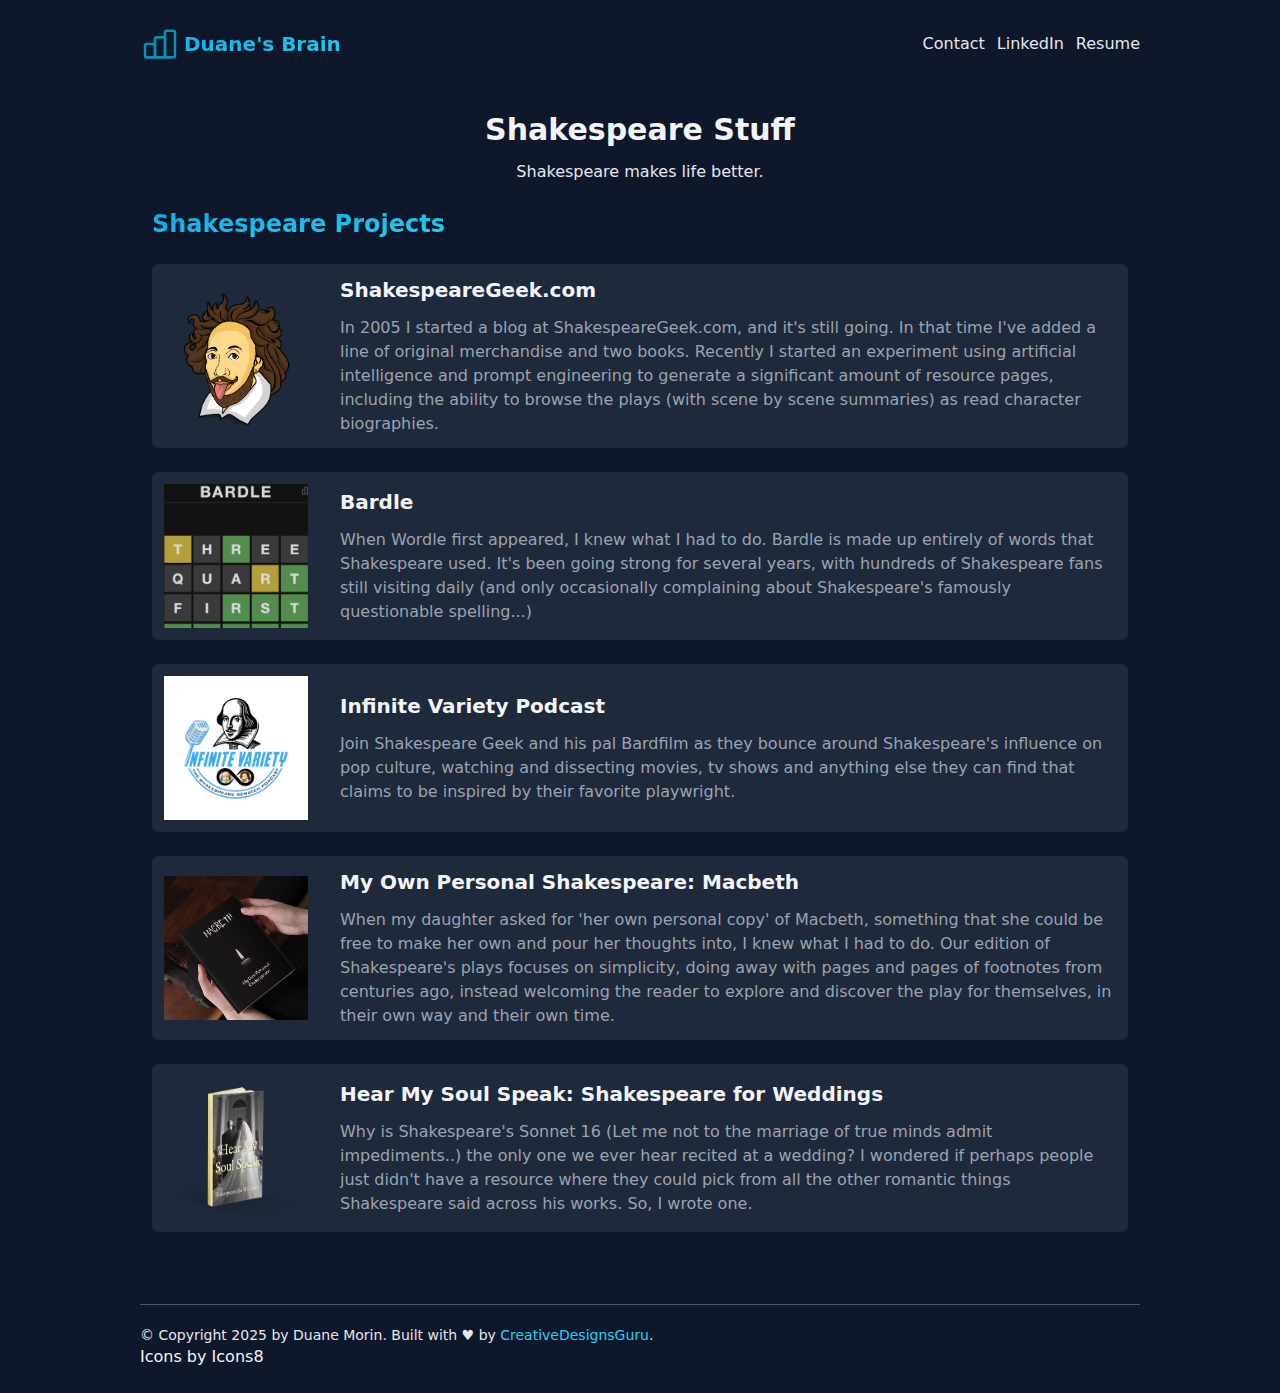
<file: shakespeare/index.html>
<!DOCTYPE html><html lang="en"> <head><meta charset="UTF-8"><meta name="viewport" content="width=device-width, initial-scale=1.0"><title>Shakespeare Stuff - Duane Morin</title><meta name="description" content="A small sample of the Shakespeare projects I am working on at any time. Most of these have a non-trivial technical backend, so Shakespeare serves as my playground for testing out ideas and prototypes that I can apply to my day job."><meta name="author" content="Duane"><link rel="alternate" type="application/rss+xml" href="/rss.xml"><link rel="icon" type="image/x-icon" href="/favicon.ico"><link rel="stylesheet" href="/astro/index.DZdfzKgr.css" /></head> <body class="bg-slate-900 text-gray-100"> <div class="mx-auto max-w-screen-lg px-3 py-6"><div class="flex flex-col gap-y-3 sm:flex-row sm:items-center sm:justify-between"><a href="/"><div class="flex items-center bg-gradient-to-br from-sky-500 to-cyan-400 bg-clip-text text-xl font-bold text-transparent"><svg class="mr-1 h-10 w-10 stroke-cyan-600" xmlns="http://www.w3.org/2000/svg" viewBox="0 0 24 24" fill="none" stroke-width="1.5" stroke-linecap="round" stroke-linejoin="round"><path d="M0 0h24v24H0z" stroke="none"></path><rect x="3" y="12" width="6" height="8" rx="1"></rect><rect x="9" y="8" width="6" height="12" rx="1"></rect><rect x="15" y="4" width="6" height="16" rx="1"></rect><path d="M4 20h14"></path></svg>Duane&#x27;s Brain</div></a><nav><ul class="flex gap-x-3 font-medium text-gray-200"><li class="hover:text-white"><a href="/contact/" target="_self">Contact</a></li><li class="hover:text-white"><a href="https://www.linkedin.com/in/duanemorin" target="_self">LinkedIn</a></li><li class="hover:text-white"><a href="https://www.shakespearegeek.com/wp-content/uploads/2024/10/duane_morin_resume.pdf" target="_self">Resume</a></li></ul></nav></div></div>  <div class="mx-auto max-w-screen-lg px-3 py-6"> <div class="text-center"><h1 class="text-3xl font-bold">Shakespeare Stuff</h1><div class="mt-3 text-gray-200">Shakespeare makes life better.</div></div> <div class="mx-auto max-w-screen-lg px-3 py-6"><div class="mb-6 text-2xl font-bold"><span class="bg-gradient-to-br from-sky-500 to-cyan-400 bg-clip-text text-transparent">Shakespeare Projects</span></div><div class="flex flex-col gap-6"><div class="flex flex-col items-center gap-x-8 rounded-md bg-slate-800 p-3 md:flex-row"><div class="shrink-0"><a href="/"><img class="h-36 w-36 hover:translate-y-1" src="/assets/images/shakespearegeek-logo.png" alt="Shakespeare Geek logo" loading="lazy"/></a></div><div><div class="flex flex-col items-center gap-y-2 md:flex-row"><a class="hover:text-cyan-400" href="/"><div class="text-xl font-semibold">ShakespeareGeek.com</div></a><div class="ml-3 flex flex-wrap gap-2"></div></div><p class="mt-3 text-gray-400">In 2005 I started a blog at ShakespeareGeek.com, and it&#x27;s still going. In that time I&#x27;ve added a line 
        of original merchandise and two books. Recently I started an experiment using artificial intelligence and prompt engineering to generate a significant amount
        of resource pages, including the ability to browse the plays (with scene by scene summaries) as read character biographies.</p></div></div><div class="flex flex-col items-center gap-x-8 rounded-md bg-slate-800 p-3 md:flex-row"><div class="shrink-0"><a href="/"><img class="h-36 w-36 hover:translate-y-1" src="/assets/images/bardle-screenshot.png" alt="Bardle screenshot" loading="lazy"/></a></div><div><div class="flex flex-col items-center gap-y-2 md:flex-row"><a class="hover:text-cyan-400" href="/"><div class="text-xl font-semibold">Bardle</div></a><div class="ml-3 flex flex-wrap gap-2"></div></div><p class="mt-3 text-gray-400">When Wordle first appeared, I knew what I had to do. Bardle is made up entirely
        of words that Shakespeare used. It&#x27;s been going strong for several years, with hundreds of 
        Shakespeare fans still visiting daily (and only occasionally complaining about Shakespeare&#x27;s famously
        questionable spelling...)</p></div></div><div class="flex flex-col items-center gap-x-8 rounded-md bg-slate-800 p-3 md:flex-row"><div class="shrink-0"><a href="/"><img class="h-36 w-36 hover:translate-y-1" src="/assets/images/podcast_logo.jpg" alt="Infinite Variety Podcast logo" loading="lazy"/></a></div><div><div class="flex flex-col items-center gap-y-2 md:flex-row"><a class="hover:text-cyan-400" href="/"><div class="text-xl font-semibold">Infinite Variety Podcast</div></a><div class="ml-3 flex flex-wrap gap-2"></div></div><p class="mt-3 text-gray-400">Join Shakespeare Geek and his pal Bardfilm as they bounce around Shakespeare&#x27;s influence on pop culture,
        watching and dissecting movies, tv shows and anything else they can find that claims to be inspired
        by their favorite playwright.</p></div></div><div class="flex flex-col items-center gap-x-8 rounded-md bg-slate-800 p-3 md:flex-row"><div class="shrink-0"><a href="https://amzn.to/4f6WjCt"><img class="h-36 w-36 hover:translate-y-1" src="/assets/images/macbeth-square-image.png" alt="My Own Personal Shakespeare: Macbeth" loading="lazy"/></a></div><div><div class="flex flex-col items-center gap-y-2 md:flex-row"><a class="hover:text-cyan-400" href="https://amzn.to/4f6WjCt"><div class="text-xl font-semibold">My Own Personal Shakespeare: Macbeth</div></a><div class="ml-3 flex flex-wrap gap-2"></div></div><p class="mt-3 text-gray-400">When my daughter asked for &#x27;her own personal copy&#x27; of Macbeth, something that she could be free to 
        make her own and pour her thoughts into, I knew what I had to do. Our edition of Shakespeare&#x27;s plays focuses on
        simplicity, doing away with pages and pages of footnotes from centuries ago, instead welcoming the reader to
        explore and discover the play for themselves, in their own way and their own time.</p></div></div><div class="flex flex-col items-center gap-x-8 rounded-md bg-slate-800 p-3 md:flex-row"><div class="shrink-0"><a href="https://amzn.to/3YabILE"><img class="h-36 w-36 hover:translate-y-1" src="/assets/images/hear_my_soul_speak.png" alt="Hear My Soul Speak: Shakespeare for Weddings" loading="lazy"/></a></div><div><div class="flex flex-col items-center gap-y-2 md:flex-row"><a class="hover:text-cyan-400" href="https://amzn.to/3YabILE"><div class="text-xl font-semibold">Hear My Soul Speak: Shakespeare for Weddings</div></a><div class="ml-3 flex flex-wrap gap-2"></div></div><p class="mt-3 text-gray-400">Why is Shakespeare&#x27;s Sonnet 16 (Let me not to the marriage of true minds admit impediments..) the only one
        we ever hear recited at a wedding? I wondered if perhaps people just didn&#x27;t have a resource where they could pick
        from all the other romantic things Shakespeare said across his works. So, I wrote one.</p></div></div></div></div> </div>  <div class="mx-auto max-w-screen-lg px-3 py-6"><div class="border-t border-gray-600 pt-5"><div class="text-sm text-gray-200">© Copyright <!-- -->2025<!-- --> by <!-- -->Duane Morin<!-- -->. Built with ♥ by<!-- --> <a class="text-cyan-400 hover:underline" href="https://creativedesignsguru.com" target="_blank" rel="noopener noreferrer">CreativeDesignsGuru</a>.</div></div>Icons by<!-- --> <a target="_blank" href="https://icons8.com">Icons8</a> </div> </body></html>
</file>
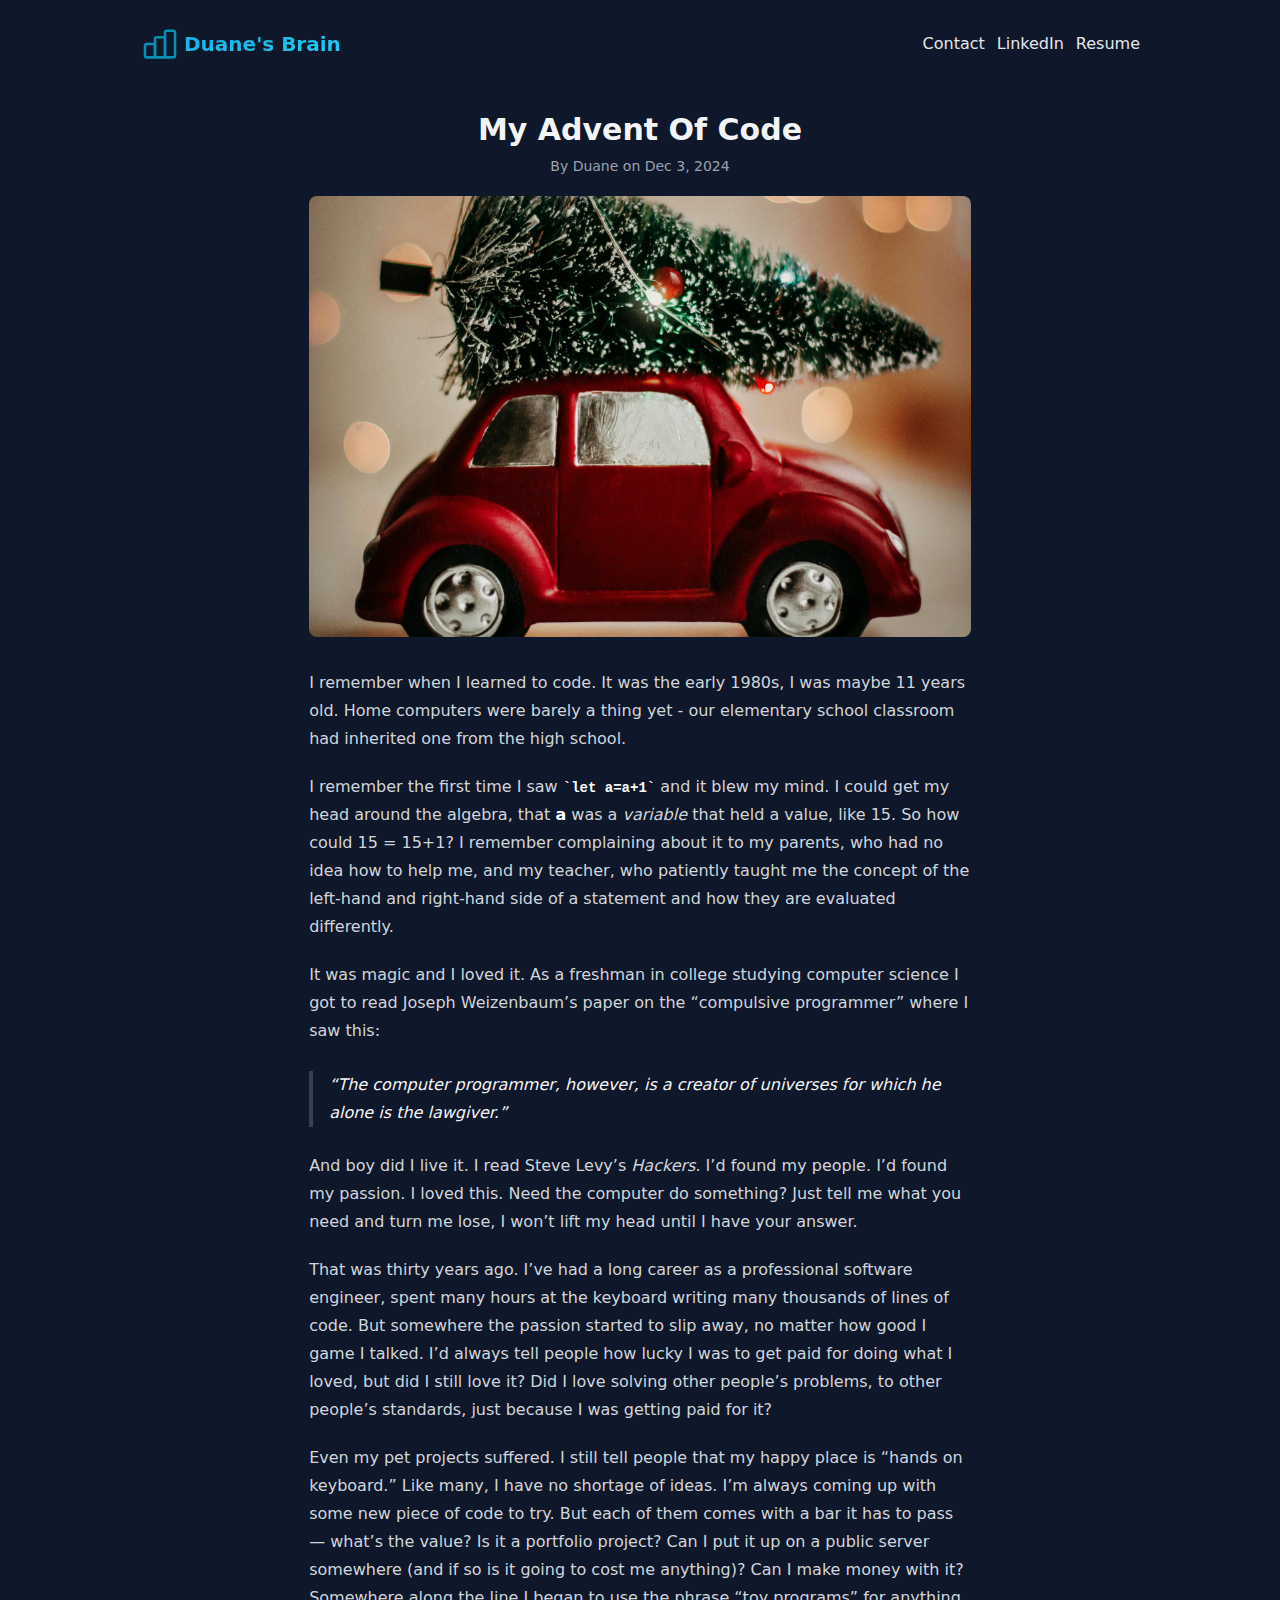
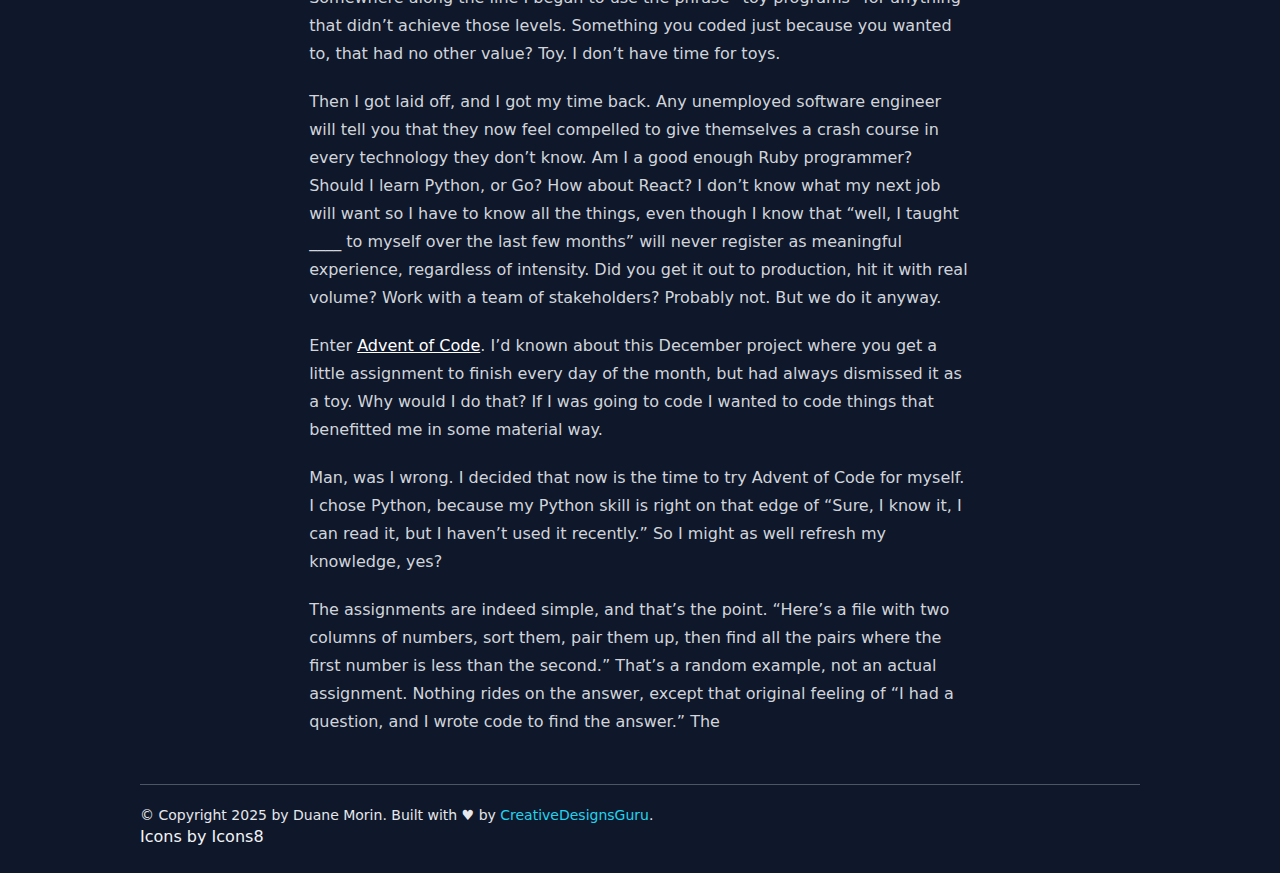
<file: posts/advent-2024-4/index.html>
<!DOCTYPE html><html lang="en"> <head><meta charset="UTF-8"><meta name="viewport" content="width=device-width, initial-scale=1.0"><title>My Advent Of Code - Duane Morin</title><meta name="description" content="I finally get it."><meta name="author" content="Duane"><link rel="alternate" type="application/rss+xml" href="/rss.xml"><link rel="icon" type="image/x-icon" href="/favicon.ico"><link rel="stylesheet" href="/astro/index.DZdfzKgr.css" /></head> <body class="bg-slate-900 text-gray-100"> <div class="mx-auto max-w-screen-lg px-3 py-6"><div class="flex flex-col gap-y-3 sm:flex-row sm:items-center sm:justify-between"><a href="/"><div class="flex items-center bg-gradient-to-br from-sky-500 to-cyan-400 bg-clip-text text-xl font-bold text-transparent"><svg class="mr-1 h-10 w-10 stroke-cyan-600" xmlns="http://www.w3.org/2000/svg" viewBox="0 0 24 24" fill="none" stroke-width="1.5" stroke-linecap="round" stroke-linejoin="round"><path d="M0 0h24v24H0z" stroke="none"></path><rect x="3" y="12" width="6" height="8" rx="1"></rect><rect x="9" y="8" width="6" height="12" rx="1"></rect><rect x="15" y="4" width="6" height="16" rx="1"></rect><path d="M4 20h14"></path></svg>Duane&#x27;s Brain</div></a><nav><ul class="flex gap-x-3 font-medium text-gray-200"><li class="hover:text-white"><a href="/contact/" target="_self">Contact</a></li><li class="hover:text-white"><a href="https://www.linkedin.com/in/duanemorin" target="_self">LinkedIn</a></li><li class="hover:text-white"><a href="https://www.shakespearegeek.com/wp-content/uploads/2024/10/duane_morin_resume.pdf" target="_self">Resume</a></li></ul></nav></div></div>  <div class="mx-auto max-w-screen-lg px-3 py-6"><h1 class="text-center text-3xl font-bold">My Advent Of Code</h1><div class="mt-2 text-center text-sm text-gray-400">By <!-- -->Duane<!-- --> on<!-- --> <!-- -->Dec 3, 2024</div><div class="mx-auto mt-5 max-w-prose"><div class="aspect-w-3 aspect-h-2"><img class="h-full w-full rounded-lg object-cover object-center" src="/assets/images/image-christmas-tree-red-car.jpg" alt="Red Car Christmas Tree" loading="lazy"/></div><div class="prose prose-invert mt-8 prose-img:rounded-lg"> <p>I remember when I learned to code. It was the early 1980s, I was maybe 11 years old. Home computers were barely a thing yet - our elementary school classroom had inherited one from the high school.</p>
<p>I remember the first time I saw <code>let a=a+1</code> and it blew my mind. I could get my head around the algebra, that <strong>a</strong> was a <em>variable</em> that held a value, like 15. So how could 15 = 15+1? I remember complaining about it to my parents, who had no idea how to help me, and my teacher, who patiently taught me the concept of the left-hand and right-hand side of a statement and how they are evaluated differently.</p>
<p>It was magic and I loved it. As a freshman in college studying computer science I got to read Joseph Weizenbaum’s paper on the “compulsive programmer” where I saw this:</p>
<blockquote>
<p>The computer programmer, however, is a creator of universes for which he alone is the lawgiver.</p>
</blockquote>
<p>And boy did I live it. I read Steve Levy’s <em>Hackers</em>. I’d found my people. I’d found my passion. I loved this. Need the computer do something? Just tell me what you need and turn me lose, I won’t lift my head until I have your answer.</p>
<p>That was thirty years ago. I’ve had a long career as a professional software engineer, spent many hours at the keyboard writing many thousands of lines of code. But somewhere the passion started to slip away, no matter how good I game I talked. I’d always tell people how lucky I was to get paid for doing what I loved, but did I still love it? Did I love solving other people’s problems, to other people’s standards, just because I was getting paid for it?</p>
<p>Even my pet projects suffered. I still tell people that my happy place is “hands on keyboard.” Like many, I have no shortage of ideas. I’m always coming up with some new piece of code to try. But each of them comes with a bar it has to pass — what’s the value? Is it a portfolio project? Can I put it up on a public server somewhere (and if so is it going to cost me anything)? Can I make money with it? Somewhere along the line I began to use the phrase “toy programs” for anything that didn’t achieve those levels. Something you coded just because you wanted to, that had no other value? Toy. I don’t have time for toys.</p>
<p>Then I got laid off, and I got my time back. Any unemployed software engineer will tell you that they now feel compelled to give themselves a crash course in every technology they don’t know. Am I a good enough Ruby programmer? Should I learn Python, or Go? How about React? I don’t know what my next job will want so I have to know all the things, even though I know that “well, I taught ____ to myself over the last few months” will never register as meaningful experience, regardless of intensity. Did you get it out to production, hit it with real volume? Work with a team of stakeholders? Probably not. But we do it anyway.</p>
<p>Enter <a href="https://adventofcode.com/">Advent of Code</a>. I’d known about this December project where you get a little assignment to finish every day of the month, but had always dismissed it as a toy. Why would I do that? If I was going to code I wanted to code things that benefitted me in some material way.</p>
<p>Man, was I wrong. I decided that now is the time to try Advent of Code for myself. I chose Python, because my Python skill is right on that edge of “Sure, I know it, I can read it, but I haven’t used it recently.” So I might as well refresh my knowledge, yes?</p>
<p>The assignments are indeed simple, and that’s the point. “Here’s a file with two columns of numbers, sort them, pair them up, then find all the pairs where the first number is less than the second.”  That’s a random example, not an actual assignment. Nothing rides on the answer, except that original feeling of “I had a question, and I wrote code to find the answer.” The</p> </div></div></div>  <div class="mx-auto max-w-screen-lg px-3 py-6"><div class="border-t border-gray-600 pt-5"><div class="text-sm text-gray-200">© Copyright <!-- -->2025<!-- --> by <!-- -->Duane Morin<!-- -->. Built with ♥ by<!-- --> <a class="text-cyan-400 hover:underline" href="https://creativedesignsguru.com" target="_blank" rel="noopener noreferrer">CreativeDesignsGuru</a>.</div></div>Icons by<!-- --> <a target="_blank" href="https://icons8.com">Icons8</a> </div> </body></html>
</file>
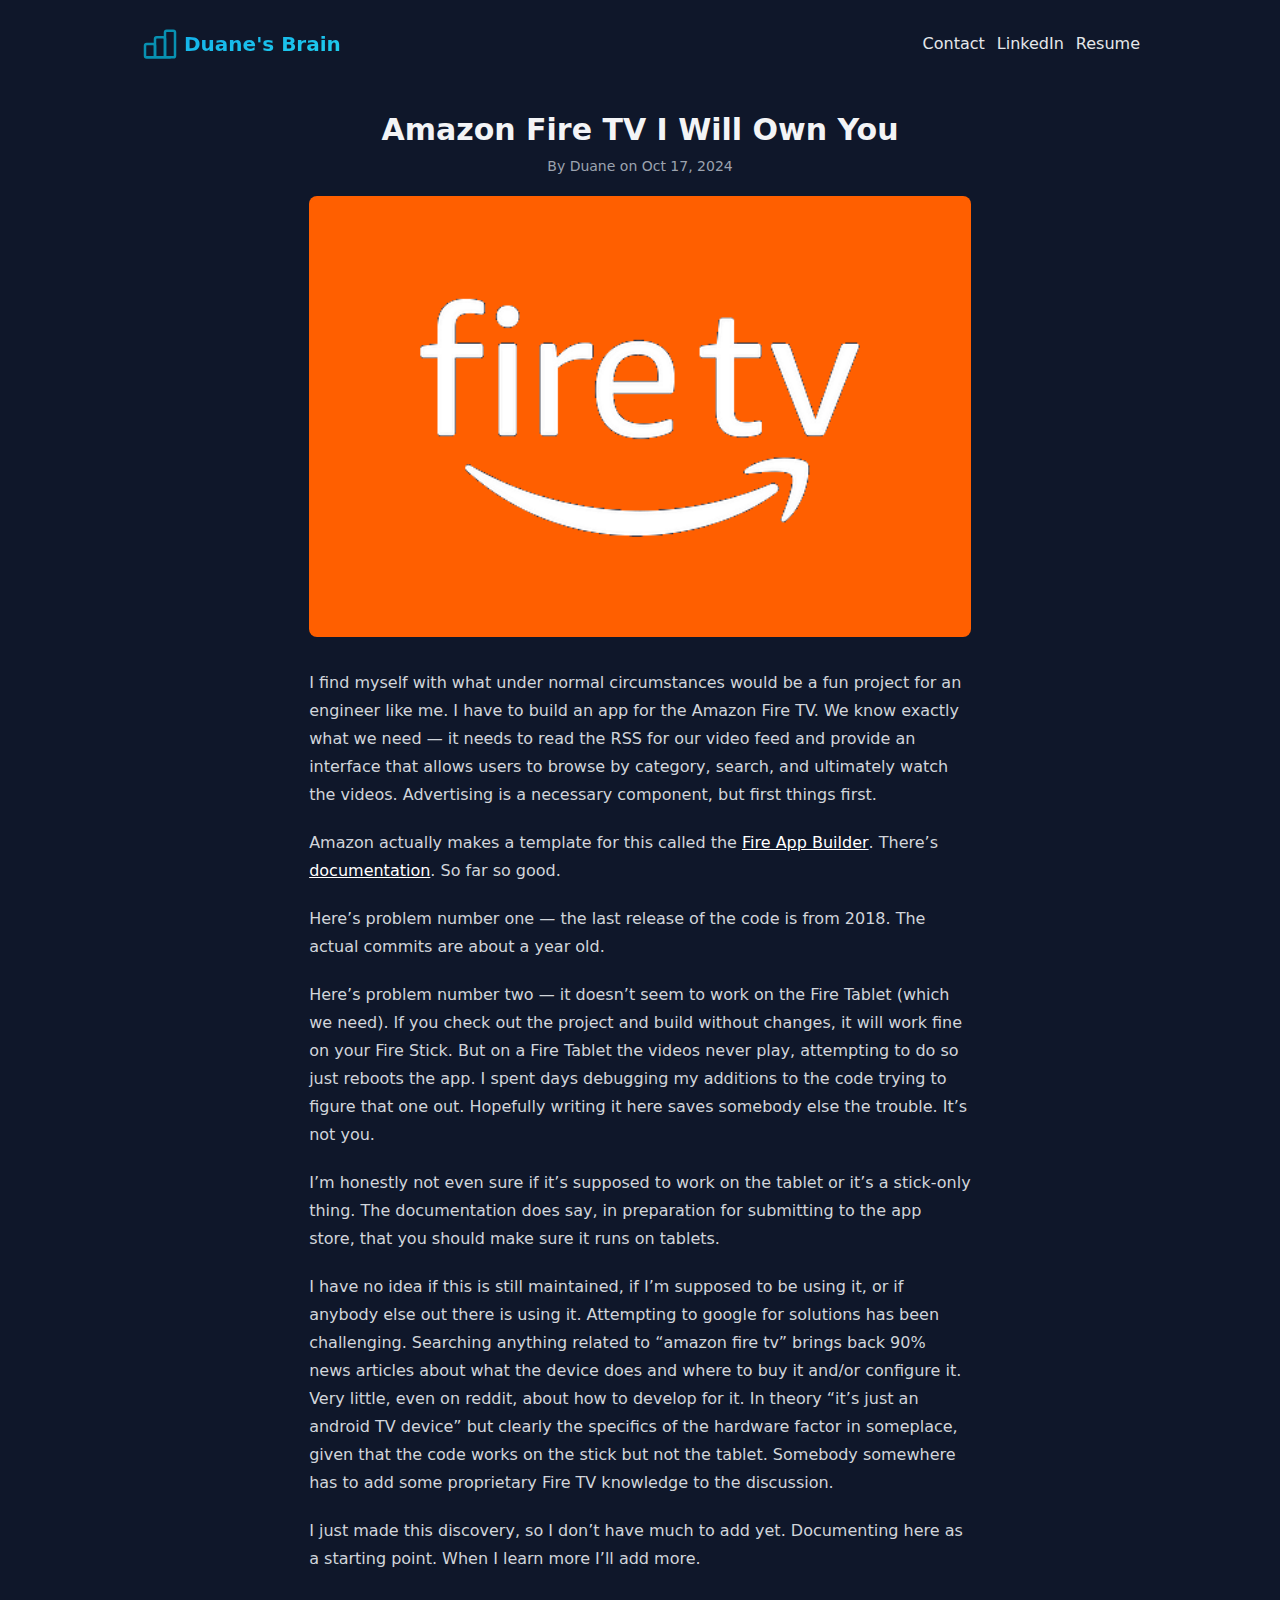
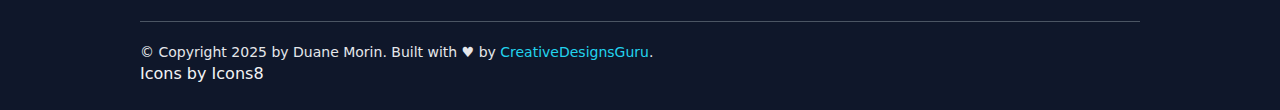
<file: posts/amazon-fire-tv-start/index.html>
<!DOCTYPE html><html lang="en"> <head><meta charset="UTF-8"><meta name="viewport" content="width=device-width, initial-scale=1.0"><title>Amazon Fire TV I Will Own You - Duane Morin</title><meta name="description" content="It's never truly yours until you've hacked it."><meta name="author" content="Duane"><link rel="alternate" type="application/rss+xml" href="/rss.xml"><link rel="icon" type="image/x-icon" href="/favicon.ico"><link rel="stylesheet" href="/astro/index.DZdfzKgr.css" /></head> <body class="bg-slate-900 text-gray-100"> <div class="mx-auto max-w-screen-lg px-3 py-6"><div class="flex flex-col gap-y-3 sm:flex-row sm:items-center sm:justify-between"><a href="/"><div class="flex items-center bg-gradient-to-br from-sky-500 to-cyan-400 bg-clip-text text-xl font-bold text-transparent"><svg class="mr-1 h-10 w-10 stroke-cyan-600" xmlns="http://www.w3.org/2000/svg" viewBox="0 0 24 24" fill="none" stroke-width="1.5" stroke-linecap="round" stroke-linejoin="round"><path d="M0 0h24v24H0z" stroke="none"></path><rect x="3" y="12" width="6" height="8" rx="1"></rect><rect x="9" y="8" width="6" height="12" rx="1"></rect><rect x="15" y="4" width="6" height="16" rx="1"></rect><path d="M4 20h14"></path></svg>Duane&#x27;s Brain</div></a><nav><ul class="flex gap-x-3 font-medium text-gray-200"><li class="hover:text-white"><a href="/contact/" target="_self">Contact</a></li><li class="hover:text-white"><a href="https://www.linkedin.com/in/duanemorin" target="_self">LinkedIn</a></li><li class="hover:text-white"><a href="https://www.shakespearegeek.com/wp-content/uploads/2024/10/duane_morin_resume.pdf" target="_self">Resume</a></li></ul></nav></div></div>  <div class="mx-auto max-w-screen-lg px-3 py-6"><h1 class="text-center text-3xl font-bold">Amazon Fire TV I Will Own You</h1><div class="mt-2 text-center text-sm text-gray-400">By <!-- -->Duane<!-- --> on<!-- --> <!-- -->Oct 17, 2024</div><div class="mx-auto mt-5 max-w-prose"><div class="aspect-w-3 aspect-h-2"><img class="h-full w-full rounded-lg object-cover object-center" src="/assets/images/amazon_fire_tv_logo.png" alt="Amazon Fire TV logo" loading="lazy"/></div><div class="prose prose-invert mt-8 prose-img:rounded-lg"> <p>I find myself with what under normal circumstances would be a fun project for an engineer like me. I have to build an app for the Amazon Fire TV. We know exactly what we need — it needs to read the RSS for our video feed and provide an interface that allows users to browse by category, search, and ultimately watch the videos. Advertising is a necessary component, but first things first.</p>
<p>Amazon actually makes a template for this called the <a href="https://github.com/amzn/fire-app-builder">Fire App Builder</a>. There’s <a href="https://developer.amazon.com/docs/fire-app-builder/overview.html">documentation</a>. So far so good.</p>
<p>Here’s problem number one — the last release of the code is from 2018. The actual commits are about a year old.</p>
<p>Here’s problem number two — it doesn’t seem to work on the Fire Tablet (which we need). If you check out the project and build without changes, it will work fine on your Fire Stick. But on a Fire Tablet the videos never play, attempting to do so just reboots the app. I spent days debugging my additions to the code trying to figure that one out. Hopefully writing it here saves somebody else the trouble. It’s not you.</p>
<p>I’m honestly not even sure if it’s supposed to work on the tablet or it’s a stick-only thing. The documentation does say, in preparation for submitting to the app store, that you should make sure it runs on tablets.</p>
<p>I have no idea if this is still maintained, if I’m supposed to be using it, or if anybody else out there is using it. Attempting to google for solutions has been challenging. Searching anything related to “amazon fire tv” brings back 90% news articles about what the device does and where to buy it and/or configure it. Very little, even on reddit, about how to develop for it. In theory “it’s just an android TV device” but clearly the specifics of the hardware factor in someplace, given that the code works on the stick but not the tablet. Somebody somewhere has to add some proprietary Fire TV knowledge to the discussion.</p>
<p>I just made this discovery, so I don’t have much to add yet. Documenting here as a starting point. When I learn more I’ll add more.</p> </div></div></div>  <div class="mx-auto max-w-screen-lg px-3 py-6"><div class="border-t border-gray-600 pt-5"><div class="text-sm text-gray-200">© Copyright <!-- -->2025<!-- --> by <!-- -->Duane Morin<!-- -->. Built with ♥ by<!-- --> <a class="text-cyan-400 hover:underline" href="https://creativedesignsguru.com" target="_blank" rel="noopener noreferrer">CreativeDesignsGuru</a>.</div></div>Icons by<!-- --> <a target="_blank" href="https://icons8.com">Icons8</a> </div> </body></html>
</file>
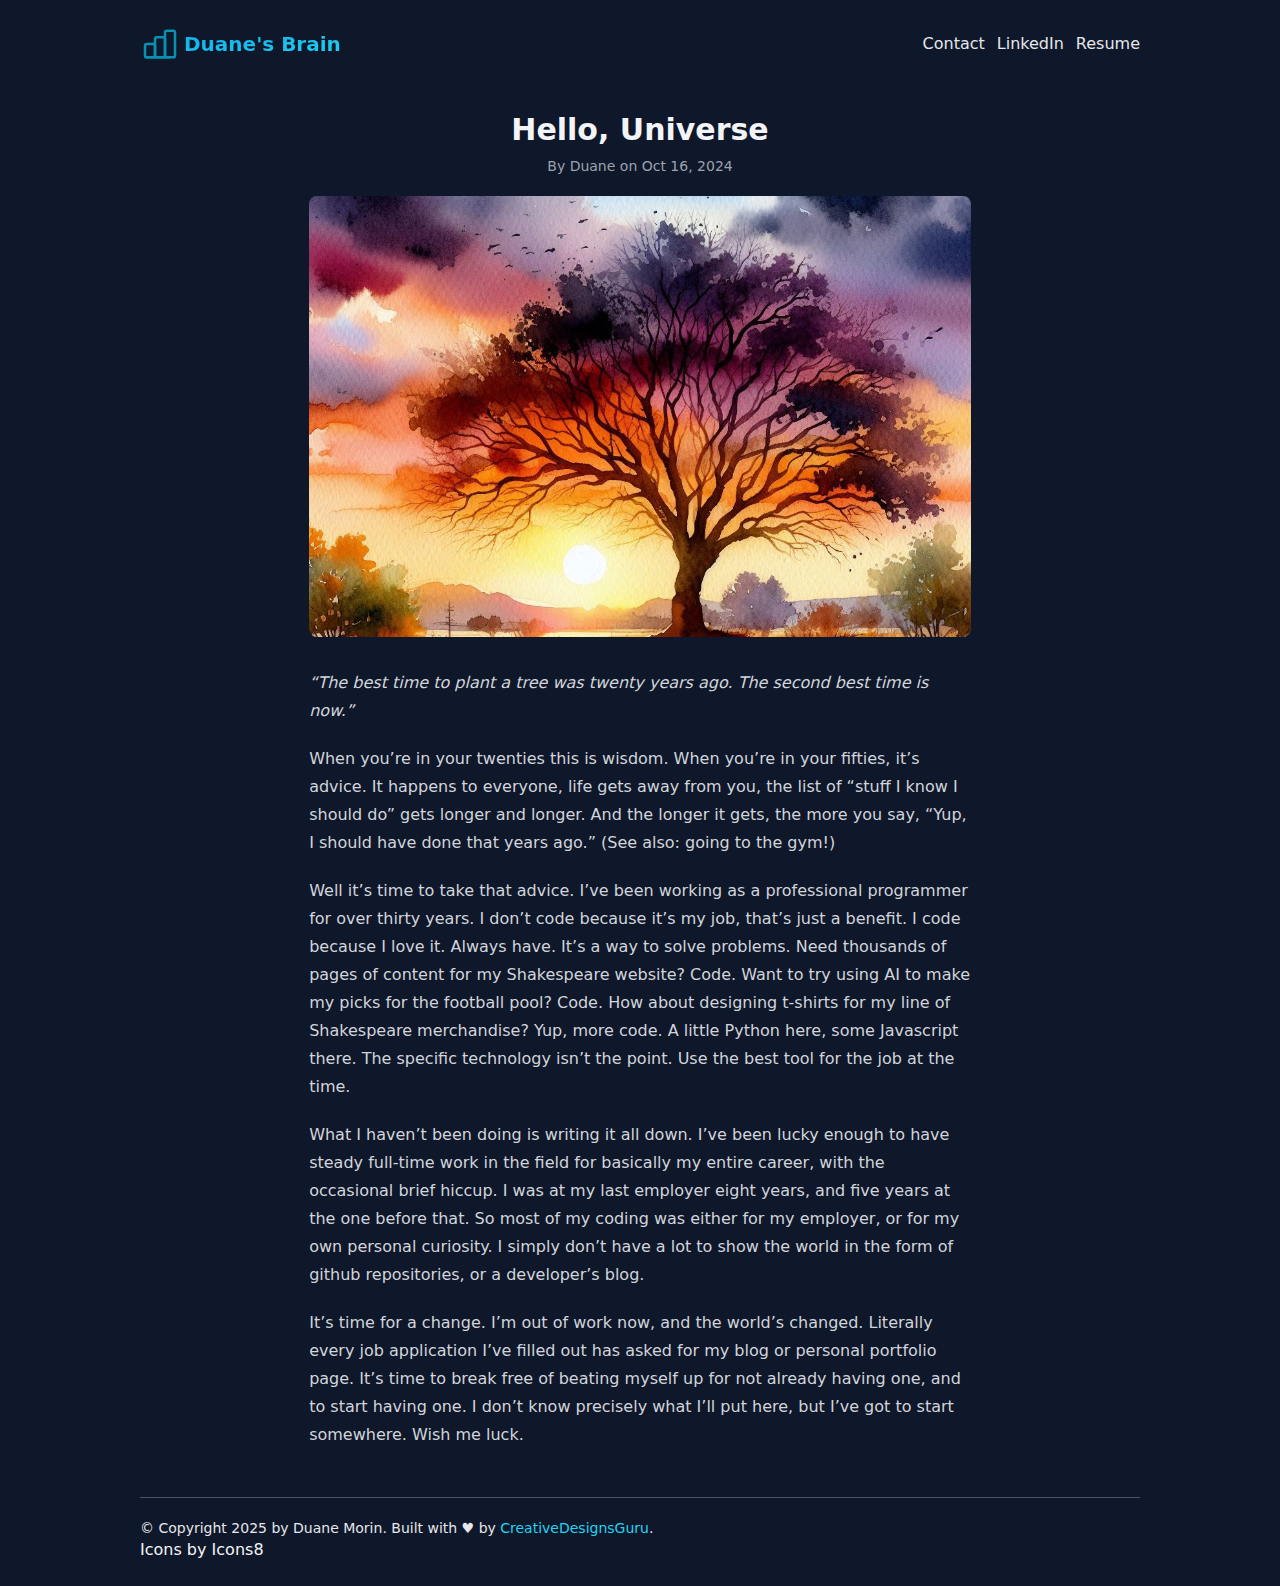
<file: posts/hello-universe/index.html>
<!DOCTYPE html><html lang="en"> <head><meta charset="UTF-8"><meta name="viewport" content="width=device-width, initial-scale=1.0"><title>Hello, Universe - Duane Morin</title><meta name="description" content="The best time to start a blog was twenty years ago. You know what I'm going to say next."><meta name="author" content="Duane"><link rel="alternate" type="application/rss+xml" href="/rss.xml"><link rel="icon" type="image/x-icon" href="/favicon.ico"><link rel="stylesheet" href="/astro/index.DZdfzKgr.css" /></head> <body class="bg-slate-900 text-gray-100"> <div class="mx-auto max-w-screen-lg px-3 py-6"><div class="flex flex-col gap-y-3 sm:flex-row sm:items-center sm:justify-between"><a href="/"><div class="flex items-center bg-gradient-to-br from-sky-500 to-cyan-400 bg-clip-text text-xl font-bold text-transparent"><svg class="mr-1 h-10 w-10 stroke-cyan-600" xmlns="http://www.w3.org/2000/svg" viewBox="0 0 24 24" fill="none" stroke-width="1.5" stroke-linecap="round" stroke-linejoin="round"><path d="M0 0h24v24H0z" stroke="none"></path><rect x="3" y="12" width="6" height="8" rx="1"></rect><rect x="9" y="8" width="6" height="12" rx="1"></rect><rect x="15" y="4" width="6" height="16" rx="1"></rect><path d="M4 20h14"></path></svg>Duane&#x27;s Brain</div></a><nav><ul class="flex gap-x-3 font-medium text-gray-200"><li class="hover:text-white"><a href="/contact/" target="_self">Contact</a></li><li class="hover:text-white"><a href="https://www.linkedin.com/in/duanemorin" target="_self">LinkedIn</a></li><li class="hover:text-white"><a href="https://www.shakespearegeek.com/wp-content/uploads/2024/10/duane_morin_resume.pdf" target="_self">Resume</a></li></ul></nav></div></div>  <div class="mx-auto max-w-screen-lg px-3 py-6"><h1 class="text-center text-3xl font-bold">Hello, Universe</h1><div class="mt-2 text-center text-sm text-gray-400">By <!-- -->Duane<!-- --> on<!-- --> <!-- -->Oct 16, 2024</div><div class="mx-auto mt-5 max-w-prose"><div class="aspect-w-3 aspect-h-2"><img class="h-full w-full rounded-lg object-cover object-center" src="/assets/images/image-post-tree.jpg" alt="Tree at sunset (AI generated)" loading="lazy"/></div><div class="prose prose-invert mt-8 prose-img:rounded-lg"> <p><em>“The best time to plant a tree was twenty years ago. The second best time is now.”</em></p>
<p>When you’re in your twenties this is wisdom. When you’re in your fifties, it’s advice. It happens to everyone, life gets away from you, the list of “stuff I know I should do” gets longer and longer. And the longer it gets, the more you say, “Yup, I should have done that years ago.” (See also: going to the gym!)</p>
<p>Well it’s time to take that advice. I’ve been working as a professional programmer for over thirty years. I don’t code because it’s my job, that’s just a benefit. I code because I love it. Always have. It’s a way to solve problems. Need thousands of pages of content for my Shakespeare website? Code. Want to try using AI to make my picks for the football pool? Code. How about designing t-shirts for my line of Shakespeare merchandise?  Yup, more code. A little Python here, some Javascript there. The specific technology isn’t the point. Use the best tool for the job at the time.</p>
<p>What I haven’t been doing is writing it all down. I’ve been lucky enough to have steady full-time work in the field for basically my entire career, with the occasional brief hiccup. I was at my last employer eight years, and five years at the one before that. So most of my coding was either for my employer, or for my own personal curiosity. I simply don’t have a lot to show the world in the form of github repositories, or a developer’s blog.</p>
<p>It’s time for a change. I’m out of work now, and the world’s changed. Literally every job application I’ve filled out has asked for my blog or personal portfolio page. It’s time to break free of beating myself up for not already having one, and to start having one. I don’t know precisely what I’ll put here, but I’ve got to start somewhere. Wish me luck.</p> </div></div></div>  <div class="mx-auto max-w-screen-lg px-3 py-6"><div class="border-t border-gray-600 pt-5"><div class="text-sm text-gray-200">© Copyright <!-- -->2025<!-- --> by <!-- -->Duane Morin<!-- -->. Built with ♥ by<!-- --> <a class="text-cyan-400 hover:underline" href="https://creativedesignsguru.com" target="_blank" rel="noopener noreferrer">CreativeDesignsGuru</a>.</div></div>Icons by<!-- --> <a target="_blank" href="https://icons8.com">Icons8</a> </div> </body></html>
</file>
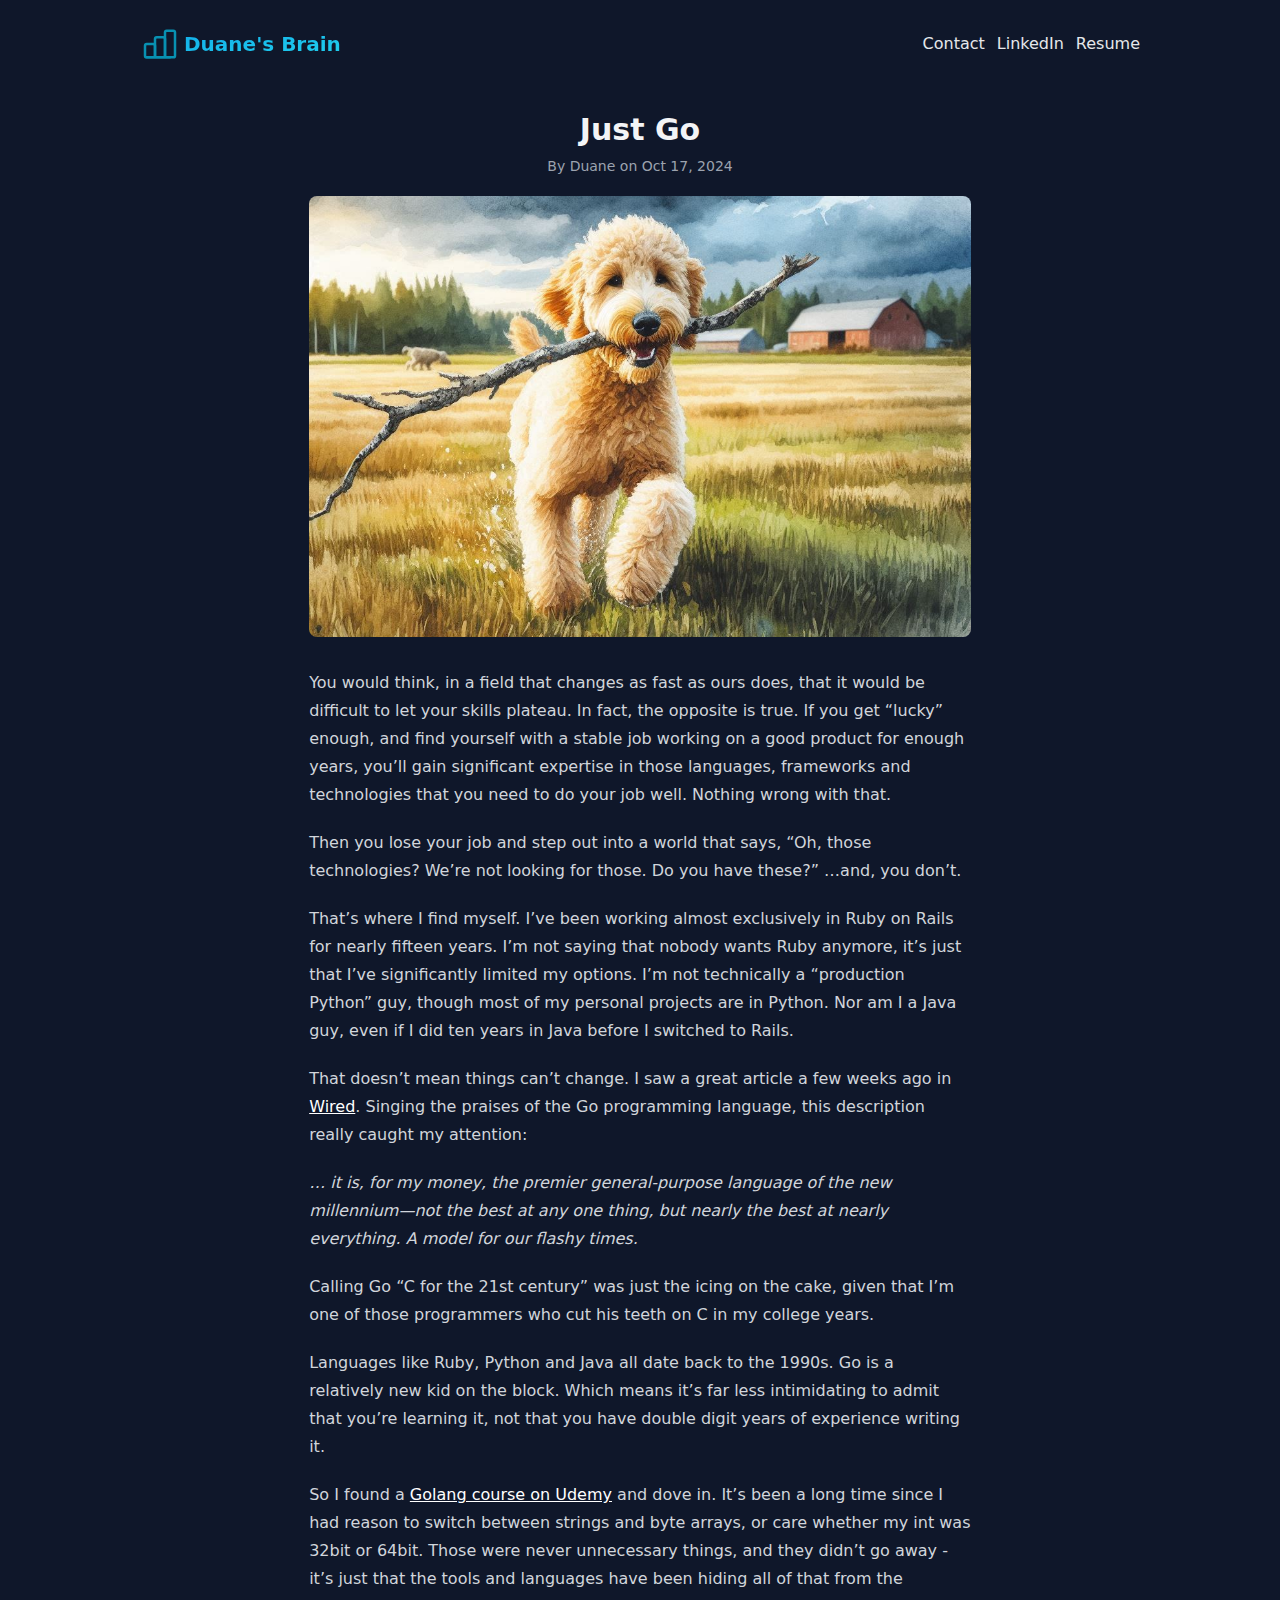
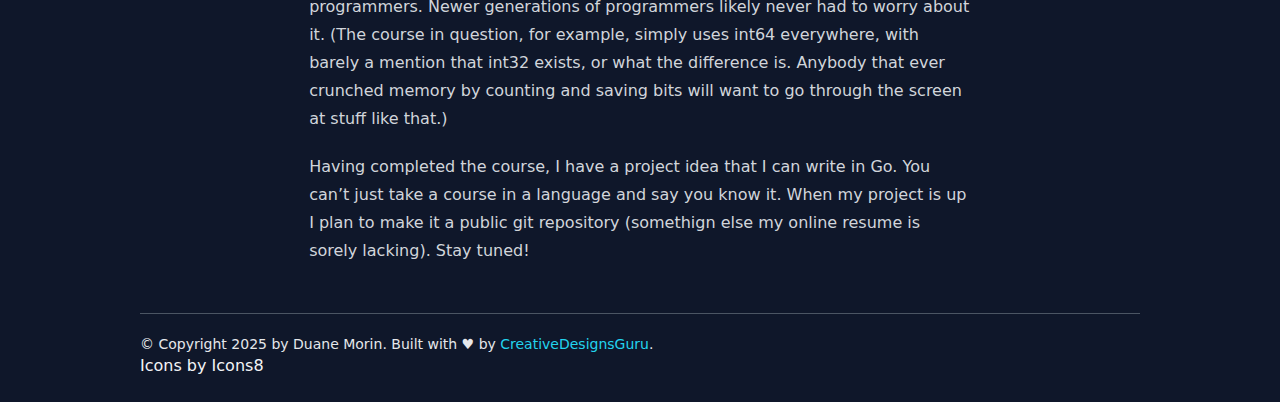
<file: posts/just-go/index.html>
<!DOCTYPE html><html lang="en"> <head><meta charset="UTF-8"><meta name="viewport" content="width=device-width, initial-scale=1.0"><title>Just Go - Duane Morin</title><meta name="description" content="Can an old dog teach himself new tricks?"><meta name="author" content="Duane"><link rel="alternate" type="application/rss+xml" href="/rss.xml"><link rel="icon" type="image/x-icon" href="/favicon.ico"><link rel="stylesheet" href="/astro/index.DZdfzKgr.css" /></head> <body class="bg-slate-900 text-gray-100"> <div class="mx-auto max-w-screen-lg px-3 py-6"><div class="flex flex-col gap-y-3 sm:flex-row sm:items-center sm:justify-between"><a href="/"><div class="flex items-center bg-gradient-to-br from-sky-500 to-cyan-400 bg-clip-text text-xl font-bold text-transparent"><svg class="mr-1 h-10 w-10 stroke-cyan-600" xmlns="http://www.w3.org/2000/svg" viewBox="0 0 24 24" fill="none" stroke-width="1.5" stroke-linecap="round" stroke-linejoin="round"><path d="M0 0h24v24H0z" stroke="none"></path><rect x="3" y="12" width="6" height="8" rx="1"></rect><rect x="9" y="8" width="6" height="12" rx="1"></rect><rect x="15" y="4" width="6" height="16" rx="1"></rect><path d="M4 20h14"></path></svg>Duane&#x27;s Brain</div></a><nav><ul class="flex gap-x-3 font-medium text-gray-200"><li class="hover:text-white"><a href="/contact/" target="_self">Contact</a></li><li class="hover:text-white"><a href="https://www.linkedin.com/in/duanemorin" target="_self">LinkedIn</a></li><li class="hover:text-white"><a href="https://www.shakespearegeek.com/wp-content/uploads/2024/10/duane_morin_resume.pdf" target="_self">Resume</a></li></ul></nav></div></div>  <div class="mx-auto max-w-screen-lg px-3 py-6"><h1 class="text-center text-3xl font-bold">Just Go</h1><div class="mt-2 text-center text-sm text-gray-400">By <!-- -->Duane<!-- --> on<!-- --> <!-- -->Oct 17, 2024</div><div class="mx-auto mt-5 max-w-prose"><div class="aspect-w-3 aspect-h-2"><img class="h-full w-full rounded-lg object-cover object-center" src="/assets/images/image-post-dog.jpg" alt="Goldendoodle retrieving a stick (AI generated)" loading="lazy"/></div><div class="prose prose-invert mt-8 prose-img:rounded-lg"> <p>You would think, in a field that changes as fast as ours does,
that it would be difficult to let your skills plateau. In fact, the opposite is true. If you get “lucky” enough, and find yourself with a stable job working on a good product for
enough years, you’ll gain significant expertise in those
languages, frameworks and technologies that you need to do your job well. Nothing wrong with that.</p>
<p>Then you lose your job and step out into a world that says, “Oh, those technologies? We’re not looking for those. Do you have these?” …and, you don’t.</p>
<p>That’s where I find myself. I’ve been working almost exclusively in Ruby on Rails for nearly fifteen years. I’m not saying that nobody wants Ruby anymore, it’s just that I’ve significantly limited my options. I’m not technically a “production Python” guy, though most of my personal projects are in Python. Nor am I a Java guy, even if I did ten years in Java before I switched to Rails.</p>
<p>That doesn’t mean things can’t change. I saw a great article a few weeks ago in <a href="https://www.wired.com/story/attention-spoiled-software-engineers-take-a-lesson-from-googles-programming-language/">Wired</a>. Singing the praises of the Go programming language, this description really caught my attention:</p>
<p><em>… it is, for my money, the premier general-purpose language of the new millennium—not the best at any one thing, but nearly the best at nearly everything. A model for our flashy times.</em></p>
<p>Calling Go “C for the 21st century” was just the icing on the cake, given that I’m one of those programmers who cut his teeth on C in my college years.</p>
<p>Languages like Ruby, Python and Java all date back to the 1990s. Go is a relatively new kid on the block. Which means it’s far less intimidating to admit that you’re learning it, not that you have double digit years of experience writing it.</p>
<p>So I found a <a href="https://www.udemy.com/share/109Zxy3@asGqGZrhB9zaxPqKrg5FWTFiAMHek1ZDppjv7lFi4g5vZKveW2bsMmU5sfVuxA==/">Golang course on Udemy</a> and dove in. It’s been a long time since I had reason to switch between strings and byte arrays, or care whether my int was 32bit or 64bit. Those were never unnecessary things, and they didn’t go away - it’s just that the tools and languages have been hiding all of that from the programmers. Newer generations of programmers likely never had to worry about it. (The course in question, for example, simply uses int64 everywhere, with barely a mention that int32 exists, or what the difference is. Anybody that ever crunched memory by counting and saving bits will want to go through the screen at stuff like that.)</p>
<p>Having completed the course, I have a project idea that I can write in Go. You can’t just take a course in a language and say you know it. When my project is up I plan to make it a public git repository (somethign else my online resume is sorely lacking). Stay tuned!</p> </div></div></div>  <div class="mx-auto max-w-screen-lg px-3 py-6"><div class="border-t border-gray-600 pt-5"><div class="text-sm text-gray-200">© Copyright <!-- -->2025<!-- --> by <!-- -->Duane Morin<!-- -->. Built with ♥ by<!-- --> <a class="text-cyan-400 hover:underline" href="https://creativedesignsguru.com" target="_blank" rel="noopener noreferrer">CreativeDesignsGuru</a>.</div></div>Icons by<!-- --> <a target="_blank" href="https://icons8.com">Icons8</a> </div> </body></html>
</file>
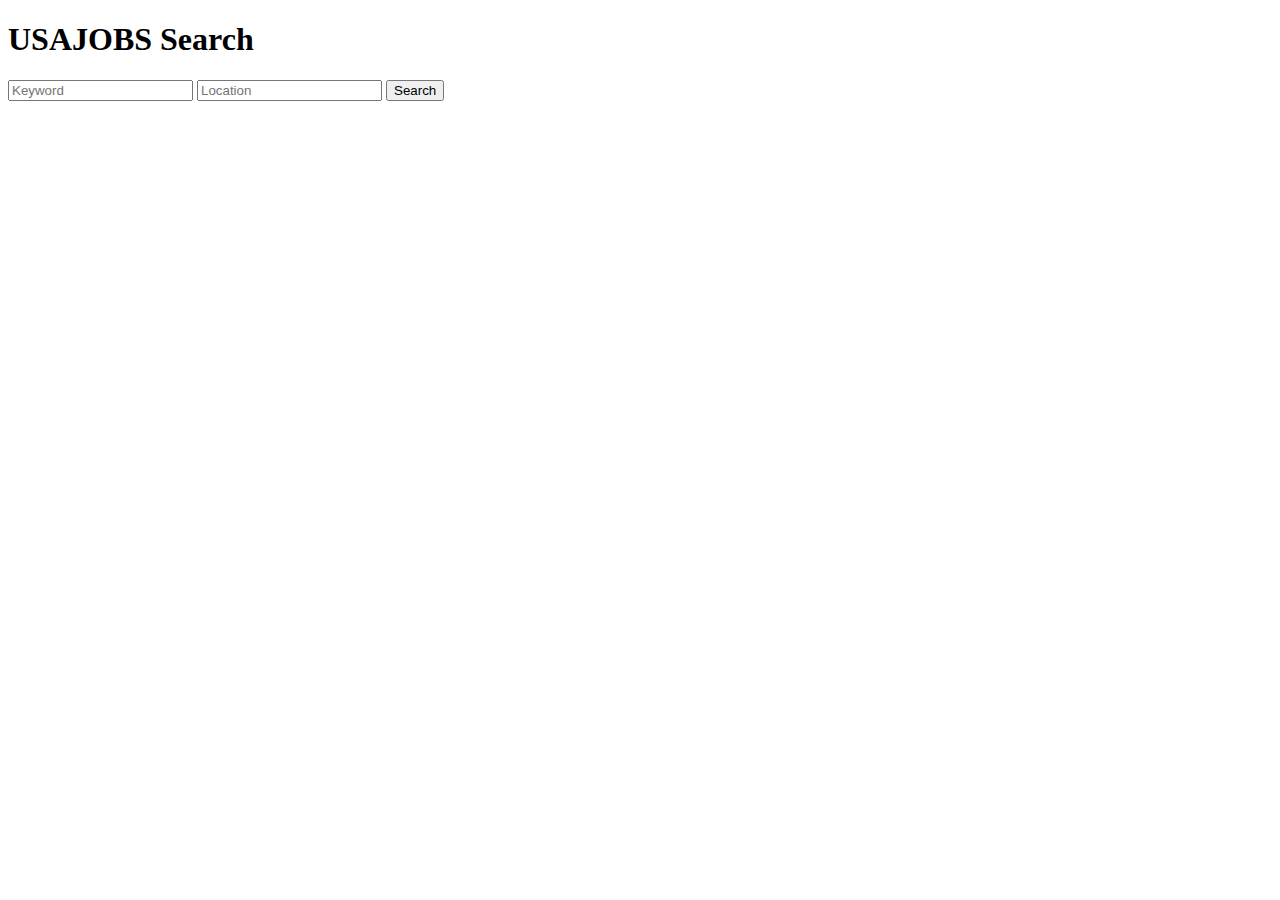
<file: bardle/j.html>
<!DOCTYPE html>
<html lang="en">
<head>
  <meta charset="UTF-8">
  <title>USAJOBS Search</title>
</head>
<body>
  <h1>USAJOBS Search</h1>
  <form id="form" action="j.html" method="get">
    <input type="text" id="keyword" name="keyword" placeholder="Keyword">
    <input type="text" id="location" name="location" placeholder="Location">
    <input type="button" value="Search" onclick="search()">
  </form>
  <div id="results"></div>

  <script>
    function search() {
      var keyword = document.getElementById("keyword").value;
      var location = document.getElementById("location").value;
      var form = document.getElementById("form");
      var authorization_key = "Hu6shcXvayKEGFceQVX3z9lKkGDYpFLGsh+265Q5lX8=";

      // Make an API call to USAJOBS
      var xhr = new XMLHttpRequest();
      xhr.open("GET", "https://api.usajobs.gov/v2/jobs?keyword=" + keyword + "&location=" + location);
      xhr.setRequestHeader("Authorization", "Bearer " + authorization_key);
      xhr.onload = function() {
        if (xhr.status === 200) {
          // The request was successful
          var results = JSON.parse(xhr.responseText);
          for (var i = 0; i < results.length; i++) {
            var result = results[i];
            var jobTitle = result.JobTitle;
            var jobLocation = result.Location;
            var jobLink = result.JobLink;

            // Create a new div for each job
            var div = document.createElement("div");
            div.textContent = jobTitle + " | " + jobLocation;
            div.onclick = function() {
              // When the div is clicked, open the job link in a new tab
              window.open(jobLink);
            };
            document.getElementById("results").appendChild(div);
          }
        } else if (xhr.status === 401) {
          // The request was unauthorized
          alert("Unauthorized");
        } else {
          // The request failed
          console.log("Request failed: " + xhr.status);
        }
      };
      xhr.send();
    }

  </script>
</body>
</html>
</file>
<file: astro/index.DZdfzKgr.css>
*,:before,:after{box-sizing:border-box;border-width:0;border-style:solid;border-color:#e5e7eb}:before,:after{--tw-content: ""}html{line-height:1.5;-webkit-text-size-adjust:100%;-moz-tab-size:4;-o-tab-size:4;tab-size:4;font-family:ui-sans-serif,system-ui,-apple-system,BlinkMacSystemFont,Segoe UI,Roboto,Helvetica Neue,Arial,Noto Sans,sans-serif,"Apple Color Emoji","Segoe UI Emoji",Segoe UI Symbol,"Noto Color Emoji";font-feature-settings:normal;font-variation-settings:normal}body{margin:0;line-height:inherit}hr{height:0;color:inherit;border-top-width:1px}abbr:where([title]){-webkit-text-decoration:underline dotted;text-decoration:underline dotted}h1,h2,h3,h4,h5,h6{font-size:inherit;font-weight:inherit}a{color:inherit;text-decoration:inherit}b,strong{font-weight:bolder}code,kbd,samp,pre{font-family:ui-monospace,SFMono-Regular,Menlo,Monaco,Consolas,Liberation Mono,Courier New,monospace;font-feature-settings:normal;font-variation-settings:normal;font-size:1em}small{font-size:80%}sub,sup{font-size:75%;line-height:0;position:relative;vertical-align:baseline}sub{bottom:-.25em}sup{top:-.5em}table{text-indent:0;border-color:inherit;border-collapse:collapse}button,input,optgroup,select,textarea{font-family:inherit;font-feature-settings:inherit;font-variation-settings:inherit;font-size:100%;font-weight:inherit;line-height:inherit;color:inherit;margin:0;padding:0}button,select{text-transform:none}button,[type=button],[type=reset],[type=submit]{-webkit-appearance:button;background-color:transparent;background-image:none}:-moz-focusring{outline:auto}:-moz-ui-invalid{box-shadow:none}progress{vertical-align:baseline}::-webkit-inner-spin-button,::-webkit-outer-spin-button{height:auto}[type=search]{-webkit-appearance:textfield;outline-offset:-2px}::-webkit-search-decoration{-webkit-appearance:none}::-webkit-file-upload-button{-webkit-appearance:button;font:inherit}summary{display:list-item}blockquote,dl,dd,h1,h2,h3,h4,h5,h6,hr,figure,p,pre{margin:0}fieldset{margin:0;padding:0}legend{padding:0}ol,ul,menu{list-style:none;margin:0;padding:0}dialog{padding:0}textarea{resize:vertical}input::-moz-placeholder,textarea::-moz-placeholder{opacity:1;color:#9ca3af}input::placeholder,textarea::placeholder{opacity:1;color:#9ca3af}button,[role=button]{cursor:pointer}:disabled{cursor:default}img,svg,video,canvas,audio,iframe,embed,object{display:block;vertical-align:middle}img,video{max-width:100%;height:auto}[hidden]{display:none}*,:before,:after{--tw-border-spacing-x: 0;--tw-border-spacing-y: 0;--tw-translate-x: 0;--tw-translate-y: 0;--tw-rotate: 0;--tw-skew-x: 0;--tw-skew-y: 0;--tw-scale-x: 1;--tw-scale-y: 1;--tw-pan-x: ;--tw-pan-y: ;--tw-pinch-zoom: ;--tw-scroll-snap-strictness: proximity;--tw-gradient-from-position: ;--tw-gradient-via-position: ;--tw-gradient-to-position: ;--tw-ordinal: ;--tw-slashed-zero: ;--tw-numeric-figure: ;--tw-numeric-spacing: ;--tw-numeric-fraction: ;--tw-ring-inset: ;--tw-ring-offset-width: 0px;--tw-ring-offset-color: #fff;--tw-ring-color: rgb(59 130 246 / .5);--tw-ring-offset-shadow: 0 0 #0000;--tw-ring-shadow: 0 0 #0000;--tw-shadow: 0 0 #0000;--tw-shadow-colored: 0 0 #0000;--tw-blur: ;--tw-brightness: ;--tw-contrast: ;--tw-grayscale: ;--tw-hue-rotate: ;--tw-invert: ;--tw-saturate: ;--tw-sepia: ;--tw-drop-shadow: ;--tw-backdrop-blur: ;--tw-backdrop-brightness: ;--tw-backdrop-contrast: ;--tw-backdrop-grayscale: ;--tw-backdrop-hue-rotate: ;--tw-backdrop-invert: ;--tw-backdrop-opacity: ;--tw-backdrop-saturate: ;--tw-backdrop-sepia: }::backdrop{--tw-border-spacing-x: 0;--tw-border-spacing-y: 0;--tw-translate-x: 0;--tw-translate-y: 0;--tw-rotate: 0;--tw-skew-x: 0;--tw-skew-y: 0;--tw-scale-x: 1;--tw-scale-y: 1;--tw-pan-x: ;--tw-pan-y: ;--tw-pinch-zoom: ;--tw-scroll-snap-strictness: proximity;--tw-gradient-from-position: ;--tw-gradient-via-position: ;--tw-gradient-to-position: ;--tw-ordinal: ;--tw-slashed-zero: ;--tw-numeric-figure: ;--tw-numeric-spacing: ;--tw-numeric-fraction: ;--tw-ring-inset: ;--tw-ring-offset-width: 0px;--tw-ring-offset-color: #fff;--tw-ring-color: rgb(59 130 246 / .5);--tw-ring-offset-shadow: 0 0 #0000;--tw-ring-shadow: 0 0 #0000;--tw-shadow: 0 0 #0000;--tw-shadow-colored: 0 0 #0000;--tw-blur: ;--tw-brightness: ;--tw-contrast: ;--tw-grayscale: ;--tw-hue-rotate: ;--tw-invert: ;--tw-saturate: ;--tw-sepia: ;--tw-drop-shadow: ;--tw-backdrop-blur: ;--tw-backdrop-brightness: ;--tw-backdrop-contrast: ;--tw-backdrop-grayscale: ;--tw-backdrop-hue-rotate: ;--tw-backdrop-invert: ;--tw-backdrop-opacity: ;--tw-backdrop-saturate: ;--tw-backdrop-sepia: }.aspect-h-2{--tw-aspect-h: 2}.aspect-w-3{position:relative;padding-bottom:calc(var(--tw-aspect-h) / var(--tw-aspect-w) * 100%);--tw-aspect-w: 3}.aspect-w-3>*{position:absolute;height:100%;width:100%;inset:0}.prose{color:var(--tw-prose-body);max-width:65ch}.prose :where(p):not(:where([class~=not-prose],[class~=not-prose] *)){margin-top:1.25em;margin-bottom:1.25em}.prose :where([class~=lead]):not(:where([class~=not-prose],[class~=not-prose] *)){color:var(--tw-prose-lead);font-size:1.25em;line-height:1.6;margin-top:1.2em;margin-bottom:1.2em}.prose :where(a):not(:where([class~=not-prose],[class~=not-prose] *)){color:var(--tw-prose-links);text-decoration:underline;font-weight:500}.prose :where(strong):not(:where([class~=not-prose],[class~=not-prose] *)){color:var(--tw-prose-bold);font-weight:600}.prose :where(a strong):not(:where([class~=not-prose],[class~=not-prose] *)){color:inherit}.prose :where(blockquote strong):not(:where([class~=not-prose],[class~=not-prose] *)){color:inherit}.prose :where(thead th strong):not(:where([class~=not-prose],[class~=not-prose] *)){color:inherit}.prose :where(ol):not(:where([class~=not-prose],[class~=not-prose] *)){list-style-type:decimal;margin-top:1.25em;margin-bottom:1.25em;padding-left:1.625em}.prose :where(ol[type=A]):not(:where([class~=not-prose],[class~=not-prose] *)){list-style-type:upper-alpha}.prose :where(ol[type=a]):not(:where([class~=not-prose],[class~=not-prose] *)){list-style-type:lower-alpha}.prose :where(ol[type=A s]):not(:where([class~=not-prose],[class~=not-prose] *)){list-style-type:upper-alpha}.prose :where(ol[type=a s]):not(:where([class~=not-prose],[class~=not-prose] *)){list-style-type:lower-alpha}.prose :where(ol[type=I]):not(:where([class~=not-prose],[class~=not-prose] *)){list-style-type:upper-roman}.prose :where(ol[type=i]):not(:where([class~=not-prose],[class~=not-prose] *)){list-style-type:lower-roman}.prose :where(ol[type=I s]):not(:where([class~=not-prose],[class~=not-prose] *)){list-style-type:upper-roman}.prose :where(ol[type=i s]):not(:where([class~=not-prose],[class~=not-prose] *)){list-style-type:lower-roman}.prose :where(ol[type="1"]):not(:where([class~=not-prose],[class~=not-prose] *)){list-style-type:decimal}.prose :where(ul):not(:where([class~=not-prose],[class~=not-prose] *)){list-style-type:disc;margin-top:1.25em;margin-bottom:1.25em;padding-left:1.625em}.prose :where(ol>li):not(:where([class~=not-prose],[class~=not-prose] *))::marker{font-weight:400;color:var(--tw-prose-counters)}.prose :where(ul>li):not(:where([class~=not-prose],[class~=not-prose] *))::marker{color:var(--tw-prose-bullets)}.prose :where(dt):not(:where([class~=not-prose],[class~=not-prose] *)){color:var(--tw-prose-headings);font-weight:600;margin-top:1.25em}.prose :where(hr):not(:where([class~=not-prose],[class~=not-prose] *)){border-color:var(--tw-prose-hr);border-top-width:1px;margin-top:3em;margin-bottom:3em}.prose :where(blockquote):not(:where([class~=not-prose],[class~=not-prose] *)){font-weight:500;font-style:italic;color:var(--tw-prose-quotes);border-left-width:.25rem;border-left-color:var(--tw-prose-quote-borders);quotes:"“""”""‘""’";margin-top:1.6em;margin-bottom:1.6em;padding-left:1em}.prose :where(blockquote p:first-of-type):not(:where([class~=not-prose],[class~=not-prose] *)):before{content:open-quote}.prose :where(blockquote p:last-of-type):not(:where([class~=not-prose],[class~=not-prose] *)):after{content:close-quote}.prose :where(h1):not(:where([class~=not-prose],[class~=not-prose] *)){color:var(--tw-prose-headings);font-weight:800;font-size:2.25em;margin-top:0;margin-bottom:.8888889em;line-height:1.1111111}.prose :where(h1 strong):not(:where([class~=not-prose],[class~=not-prose] *)){font-weight:900;color:inherit}.prose :where(h2):not(:where([class~=not-prose],[class~=not-prose] *)){color:var(--tw-prose-headings);font-weight:700;font-size:1.5em;margin-top:2em;margin-bottom:1em;line-height:1.3333333}.prose :where(h2 strong):not(:where([class~=not-prose],[class~=not-prose] *)){font-weight:800;color:inherit}.prose :where(h3):not(:where([class~=not-prose],[class~=not-prose] *)){color:var(--tw-prose-headings);font-weight:600;font-size:1.25em;margin-top:1.6em;margin-bottom:.6em;line-height:1.6}.prose :where(h3 strong):not(:where([class~=not-prose],[class~=not-prose] *)){font-weight:700;color:inherit}.prose :where(h4):not(:where([class~=not-prose],[class~=not-prose] *)){color:var(--tw-prose-headings);font-weight:600;margin-top:1.5em;margin-bottom:.5em;line-height:1.5}.prose :where(h4 strong):not(:where([class~=not-prose],[class~=not-prose] *)){font-weight:700;color:inherit}.prose :where(img):not(:where([class~=not-prose],[class~=not-prose] *)){margin-top:2em;margin-bottom:2em}.prose :where(picture):not(:where([class~=not-prose],[class~=not-prose] *)){display:block;margin-top:2em;margin-bottom:2em}.prose :where(kbd):not(:where([class~=not-prose],[class~=not-prose] *)){font-weight:500;font-family:inherit;color:var(--tw-prose-kbd);box-shadow:0 0 0 1px rgb(var(--tw-prose-kbd-shadows) / 10%),0 3px rgb(var(--tw-prose-kbd-shadows) / 10%);font-size:.875em;border-radius:.3125rem;padding:.1875em .375em}.prose :where(code):not(:where([class~=not-prose],[class~=not-prose] *)){color:var(--tw-prose-code);font-weight:600;font-size:.875em}.prose :where(code):not(:where([class~=not-prose],[class~=not-prose] *)):before{content:"`"}.prose :where(code):not(:where([class~=not-prose],[class~=not-prose] *)):after{content:"`"}.prose :where(a code):not(:where([class~=not-prose],[class~=not-prose] *)){color:inherit}.prose :where(h1 code):not(:where([class~=not-prose],[class~=not-prose] *)){color:inherit}.prose :where(h2 code):not(:where([class~=not-prose],[class~=not-prose] *)){color:inherit;font-size:.875em}.prose :where(h3 code):not(:where([class~=not-prose],[class~=not-prose] *)){color:inherit;font-size:.9em}.prose :where(h4 code):not(:where([class~=not-prose],[class~=not-prose] *)){color:inherit}.prose :where(blockquote code):not(:where([class~=not-prose],[class~=not-prose] *)){color:inherit}.prose :where(thead th code):not(:where([class~=not-prose],[class~=not-prose] *)){color:inherit}.prose :where(pre):not(:where([class~=not-prose],[class~=not-prose] *)){color:var(--tw-prose-pre-code);background-color:var(--tw-prose-pre-bg);overflow-x:auto;font-weight:400;font-size:.875em;line-height:1.7142857;margin-top:1.7142857em;margin-bottom:1.7142857em;border-radius:.375rem;padding:.8571429em 1.1428571em}.prose :where(pre code):not(:where([class~=not-prose],[class~=not-prose] *)){background-color:transparent;border-width:0;border-radius:0;padding:0;font-weight:inherit;color:inherit;font-size:inherit;font-family:inherit;line-height:inherit}.prose :where(pre code):not(:where([class~=not-prose],[class~=not-prose] *)):before{content:none}.prose :where(pre code):not(:where([class~=not-prose],[class~=not-prose] *)):after{content:none}.prose :where(table):not(:where([class~=not-prose],[class~=not-prose] *)){width:100%;table-layout:auto;text-align:left;margin-top:2em;margin-bottom:2em;font-size:.875em;line-height:1.7142857}.prose :where(thead):not(:where([class~=not-prose],[class~=not-prose] *)){border-bottom-width:1px;border-bottom-color:var(--tw-prose-th-borders)}.prose :where(thead th):not(:where([class~=not-prose],[class~=not-prose] *)){color:var(--tw-prose-headings);font-weight:600;vertical-align:bottom;padding-right:.5714286em;padding-bottom:.5714286em;padding-left:.5714286em}.prose :where(tbody tr):not(:where([class~=not-prose],[class~=not-prose] *)){border-bottom-width:1px;border-bottom-color:var(--tw-prose-td-borders)}.prose :where(tbody tr:last-child):not(:where([class~=not-prose],[class~=not-prose] *)){border-bottom-width:0}.prose :where(tbody td):not(:where([class~=not-prose],[class~=not-prose] *)){vertical-align:baseline}.prose :where(tfoot):not(:where([class~=not-prose],[class~=not-prose] *)){border-top-width:1px;border-top-color:var(--tw-prose-th-borders)}.prose :where(tfoot td):not(:where([class~=not-prose],[class~=not-prose] *)){vertical-align:top}.prose :where(figure>*):not(:where([class~=not-prose],[class~=not-prose] *)){margin-top:0;margin-bottom:0}.prose :where(figcaption):not(:where([class~=not-prose],[class~=not-prose] *)){color:var(--tw-prose-captions);font-size:.875em;line-height:1.4285714;margin-top:.8571429em}.prose{--tw-prose-body: #374151;--tw-prose-headings: #111827;--tw-prose-lead: #4b5563;--tw-prose-links: #111827;--tw-prose-bold: #111827;--tw-prose-counters: #6b7280;--tw-prose-bullets: #d1d5db;--tw-prose-hr: #e5e7eb;--tw-prose-quotes: #111827;--tw-prose-quote-borders: #e5e7eb;--tw-prose-captions: #6b7280;--tw-prose-kbd: #111827;--tw-prose-kbd-shadows: 17 24 39;--tw-prose-code: #111827;--tw-prose-pre-code: #e5e7eb;--tw-prose-pre-bg: #1f2937;--tw-prose-th-borders: #d1d5db;--tw-prose-td-borders: #e5e7eb;--tw-prose-invert-body: #d1d5db;--tw-prose-invert-headings: #fff;--tw-prose-invert-lead: #9ca3af;--tw-prose-invert-links: #fff;--tw-prose-invert-bold: #fff;--tw-prose-invert-counters: #9ca3af;--tw-prose-invert-bullets: #4b5563;--tw-prose-invert-hr: #374151;--tw-prose-invert-quotes: #f3f4f6;--tw-prose-invert-quote-borders: #374151;--tw-prose-invert-captions: #9ca3af;--tw-prose-invert-kbd: #fff;--tw-prose-invert-kbd-shadows: 255 255 255;--tw-prose-invert-code: #fff;--tw-prose-invert-pre-code: #d1d5db;--tw-prose-invert-pre-bg: rgb(0 0 0 / 50%);--tw-prose-invert-th-borders: #4b5563;--tw-prose-invert-td-borders: #374151;font-size:1rem;line-height:1.75}.prose :where(picture>img):not(:where([class~=not-prose],[class~=not-prose] *)){margin-top:0;margin-bottom:0}.prose :where(video):not(:where([class~=not-prose],[class~=not-prose] *)){margin-top:2em;margin-bottom:2em}.prose :where(li):not(:where([class~=not-prose],[class~=not-prose] *)){margin-top:.5em;margin-bottom:.5em}.prose :where(ol>li):not(:where([class~=not-prose],[class~=not-prose] *)){padding-left:.375em}.prose :where(ul>li):not(:where([class~=not-prose],[class~=not-prose] *)){padding-left:.375em}.prose :where(.prose>ul>li p):not(:where([class~=not-prose],[class~=not-prose] *)){margin-top:.75em;margin-bottom:.75em}.prose :where(.prose>ul>li>*:first-child):not(:where([class~=not-prose],[class~=not-prose] *)){margin-top:1.25em}.prose :where(.prose>ul>li>*:last-child):not(:where([class~=not-prose],[class~=not-prose] *)){margin-bottom:1.25em}.prose :where(.prose>ol>li>*:first-child):not(:where([class~=not-prose],[class~=not-prose] *)){margin-top:1.25em}.prose :where(.prose>ol>li>*:last-child):not(:where([class~=not-prose],[class~=not-prose] *)){margin-bottom:1.25em}.prose :where(ul ul,ul ol,ol ul,ol ol):not(:where([class~=not-prose],[class~=not-prose] *)){margin-top:.75em;margin-bottom:.75em}.prose :where(dl):not(:where([class~=not-prose],[class~=not-prose] *)){margin-top:1.25em;margin-bottom:1.25em}.prose :where(dd):not(:where([class~=not-prose],[class~=not-prose] *)){margin-top:.5em;padding-left:1.625em}.prose :where(hr+*):not(:where([class~=not-prose],[class~=not-prose] *)){margin-top:0}.prose :where(h2+*):not(:where([class~=not-prose],[class~=not-prose] *)){margin-top:0}.prose :where(h3+*):not(:where([class~=not-prose],[class~=not-prose] *)){margin-top:0}.prose :where(h4+*):not(:where([class~=not-prose],[class~=not-prose] *)){margin-top:0}.prose :where(thead th:first-child):not(:where([class~=not-prose],[class~=not-prose] *)){padding-left:0}.prose :where(thead th:last-child):not(:where([class~=not-prose],[class~=not-prose] *)){padding-right:0}.prose :where(tbody td,tfoot td):not(:where([class~=not-prose],[class~=not-prose] *)){padding:.5714286em}.prose :where(tbody td:first-child,tfoot td:first-child):not(:where([class~=not-prose],[class~=not-prose] *)){padding-left:0}.prose :where(tbody td:last-child,tfoot td:last-child):not(:where([class~=not-prose],[class~=not-prose] *)){padding-right:0}.prose :where(figure):not(:where([class~=not-prose],[class~=not-prose] *)){margin-top:2em;margin-bottom:2em}.prose :where(.prose>:first-child):not(:where([class~=not-prose],[class~=not-prose] *)){margin-top:0}.prose :where(.prose>:last-child):not(:where([class~=not-prose],[class~=not-prose] *)){margin-bottom:0}.prose-invert{--tw-prose-body: var(--tw-prose-invert-body);--tw-prose-headings: var(--tw-prose-invert-headings);--tw-prose-lead: var(--tw-prose-invert-lead);--tw-prose-links: var(--tw-prose-invert-links);--tw-prose-bold: var(--tw-prose-invert-bold);--tw-prose-counters: var(--tw-prose-invert-counters);--tw-prose-bullets: var(--tw-prose-invert-bullets);--tw-prose-hr: var(--tw-prose-invert-hr);--tw-prose-quotes: var(--tw-prose-invert-quotes);--tw-prose-quote-borders: var(--tw-prose-invert-quote-borders);--tw-prose-captions: var(--tw-prose-invert-captions);--tw-prose-kbd: var(--tw-prose-invert-kbd);--tw-prose-kbd-shadows: var(--tw-prose-invert-kbd-shadows);--tw-prose-code: var(--tw-prose-invert-code);--tw-prose-pre-code: var(--tw-prose-invert-pre-code);--tw-prose-pre-bg: var(--tw-prose-invert-pre-bg);--tw-prose-th-borders: var(--tw-prose-invert-th-borders);--tw-prose-td-borders: var(--tw-prose-invert-td-borders)}.mx-auto{margin-left:auto;margin-right:auto}.mb-5{margin-bottom:1.25rem}.mb-6{margin-bottom:1.5rem}.ml-2{margin-left:.5rem}.ml-3{margin-left:.75rem}.mr-1{margin-right:.25rem}.mt-1{margin-top:.25rem}.mt-2{margin-top:.5rem}.mt-3{margin-top:.75rem}.mt-5{margin-top:1.25rem}.mt-6{margin-top:1.5rem}.mt-8{margin-top:2rem}.flex{display:flex}.table{display:table}.grid{display:grid}.h-10{height:2.5rem}.h-12{height:3rem}.h-36{height:9rem}.h-56{height:14rem}.h-80{height:20rem}.h-full{height:100%}.min-h-screen{min-height:100vh}.w-10{width:2.5rem}.w-12{width:3rem}.w-36{width:9rem}.w-80{width:20rem}.w-full{width:100%}.max-w-6xl{max-width:72rem}.max-w-prose{max-width:65ch}.max-w-screen-lg{max-width:1024px}.shrink-0{flex-shrink:0}.border-collapse{border-collapse:collapse}.appearance-none{-webkit-appearance:none;-moz-appearance:none;appearance:none}.grid-cols-1{grid-template-columns:repeat(1,minmax(0,1fr))}.flex-col{flex-direction:column}.flex-wrap{flex-wrap:wrap}.items-center{align-items:center}.items-baseline{align-items:baseline}.justify-center{justify-content:center}.justify-between{justify-content:space-between}.gap-1{gap:.25rem}.gap-2{gap:.5rem}.gap-6{gap:1.5rem}.gap-8{gap:2rem}.gap-x-3{-moz-column-gap:.75rem;column-gap:.75rem}.gap-x-8{-moz-column-gap:2rem;column-gap:2rem}.gap-y-2{row-gap:.5rem}.gap-y-3{row-gap:.75rem}.overflow-hidden{overflow:hidden}.rounded-full{border-radius:9999px}.rounded-lg{border-radius:.5rem}.rounded-md{border-radius:.375rem}.border-2{border-width:2px}.border-t{border-top-width:1px}.border-gray-300{--tw-border-opacity: 1;border-color:rgb(209 213 219 / var(--tw-border-opacity))}.border-gray-600{--tw-border-opacity: 1;border-color:rgb(75 85 99 / var(--tw-border-opacity))}.bg-amber-400{--tw-bg-opacity: 1;background-color:rgb(251 191 36 / var(--tw-bg-opacity))}.bg-blue-400{--tw-bg-opacity: 1;background-color:rgb(96 165 250 / var(--tw-bg-opacity))}.bg-cyan-400{--tw-bg-opacity: 1;background-color:rgb(34 211 238 / var(--tw-bg-opacity))}.bg-emerald-400{--tw-bg-opacity: 1;background-color:rgb(52 211 153 / var(--tw-bg-opacity))}.bg-fuchsia-400{--tw-bg-opacity: 1;background-color:rgb(232 121 249 / var(--tw-bg-opacity))}.bg-gray-400{--tw-bg-opacity: 1;background-color:rgb(156 163 175 / var(--tw-bg-opacity))}.bg-gray-50{--tw-bg-opacity: 1;background-color:rgb(249 250 251 / var(--tw-bg-opacity))}.bg-green-400{--tw-bg-opacity: 1;background-color:rgb(74 222 128 / var(--tw-bg-opacity))}.bg-indigo-400{--tw-bg-opacity: 1;background-color:rgb(129 140 248 / var(--tw-bg-opacity))}.bg-lime-400{--tw-bg-opacity: 1;background-color:rgb(163 230 53 / var(--tw-bg-opacity))}.bg-neutral-400{--tw-bg-opacity: 1;background-color:rgb(163 163 163 / var(--tw-bg-opacity))}.bg-orange-400{--tw-bg-opacity: 1;background-color:rgb(251 146 60 / var(--tw-bg-opacity))}.bg-pink-400{--tw-bg-opacity: 1;background-color:rgb(244 114 182 / var(--tw-bg-opacity))}.bg-purple-400{--tw-bg-opacity: 1;background-color:rgb(192 132 252 / var(--tw-bg-opacity))}.bg-red-400{--tw-bg-opacity: 1;background-color:rgb(248 113 113 / var(--tw-bg-opacity))}.bg-rose-400{--tw-bg-opacity: 1;background-color:rgb(251 113 133 / var(--tw-bg-opacity))}.bg-sky-400{--tw-bg-opacity: 1;background-color:rgb(56 189 248 / var(--tw-bg-opacity))}.bg-slate-400{--tw-bg-opacity: 1;background-color:rgb(148 163 184 / var(--tw-bg-opacity))}.bg-slate-800{--tw-bg-opacity: 1;background-color:rgb(30 41 59 / var(--tw-bg-opacity))}.bg-slate-900{--tw-bg-opacity: 1;background-color:rgb(15 23 42 / var(--tw-bg-opacity))}.bg-stone-400{--tw-bg-opacity: 1;background-color:rgb(168 162 158 / var(--tw-bg-opacity))}.bg-teal-400{--tw-bg-opacity: 1;background-color:rgb(45 212 191 / var(--tw-bg-opacity))}.bg-violet-400{--tw-bg-opacity: 1;background-color:rgb(167 139 250 / var(--tw-bg-opacity))}.bg-white{--tw-bg-opacity: 1;background-color:rgb(255 255 255 / var(--tw-bg-opacity))}.bg-yellow-400{--tw-bg-opacity: 1;background-color:rgb(250 204 21 / var(--tw-bg-opacity))}.bg-zinc-400{--tw-bg-opacity: 1;background-color:rgb(161 161 170 / var(--tw-bg-opacity))}.bg-gradient-to-br{background-image:linear-gradient(to bottom right,var(--tw-gradient-stops))}.from-sky-500{--tw-gradient-from: #0ea5e9 var(--tw-gradient-from-position);--tw-gradient-to: rgb(14 165 233 / 0) var(--tw-gradient-to-position);--tw-gradient-stops: var(--tw-gradient-from), var(--tw-gradient-to)}.to-cyan-400{--tw-gradient-to: #22d3ee var(--tw-gradient-to-position)}.bg-clip-text{-webkit-background-clip:text;background-clip:text}.stroke-cyan-600{stroke:#0891b2}.object-cover{-o-object-fit:cover;object-fit:cover}.object-center{-o-object-position:center;object-position:center}.p-3{padding:.75rem}.px-2{padding-left:.5rem;padding-right:.5rem}.px-3{padding-left:.75rem;padding-right:.75rem}.px-4{padding-left:1rem;padding-right:1rem}.px-6{padding-left:1.5rem;padding-right:1.5rem}.py-1{padding-top:.25rem;padding-bottom:.25rem}.py-2{padding-top:.5rem;padding-bottom:.5rem}.py-4{padding-top:1rem;padding-bottom:1rem}.py-6{padding-top:1.5rem;padding-bottom:1.5rem}.py-8{padding-top:2rem;padding-bottom:2rem}.pb-6{padding-bottom:1.5rem}.pt-4{padding-top:1rem}.pt-5{padding-top:1.25rem}.text-center{text-align:center}.text-2xl{font-size:1.5rem;line-height:2rem}.text-3xl{font-size:1.875rem;line-height:2.25rem}.text-lg{font-size:1.125rem;line-height:1.75rem}.text-sm{font-size:.875rem;line-height:1.25rem}.text-xl{font-size:1.25rem;line-height:1.75rem}.text-xs{font-size:.75rem;line-height:1rem}.font-bold{font-weight:700}.font-medium{font-weight:500}.font-semibold{font-weight:600}.leading-9{line-height:2.25rem}.text-amber-900{--tw-text-opacity: 1;color:rgb(120 53 15 / var(--tw-text-opacity))}.text-blue-900{--tw-text-opacity: 1;color:rgb(30 58 138 / var(--tw-text-opacity))}.text-cyan-400{--tw-text-opacity: 1;color:rgb(34 211 238 / var(--tw-text-opacity))}.text-cyan-500{--tw-text-opacity: 1;color:rgb(6 182 212 / var(--tw-text-opacity))}.text-cyan-900{--tw-text-opacity: 1;color:rgb(22 78 99 / var(--tw-text-opacity))}.text-emerald-900{--tw-text-opacity: 1;color:rgb(6 78 59 / var(--tw-text-opacity))}.text-fuchsia-900{--tw-text-opacity: 1;color:rgb(112 26 117 / var(--tw-text-opacity))}.text-gray-100{--tw-text-opacity: 1;color:rgb(243 244 246 / var(--tw-text-opacity))}.text-gray-200{--tw-text-opacity: 1;color:rgb(229 231 235 / var(--tw-text-opacity))}.text-gray-300{--tw-text-opacity: 1;color:rgb(209 213 219 / var(--tw-text-opacity))}.text-gray-400{--tw-text-opacity: 1;color:rgb(156 163 175 / var(--tw-text-opacity))}.text-gray-900{--tw-text-opacity: 1;color:rgb(17 24 39 / var(--tw-text-opacity))}.text-green-900{--tw-text-opacity: 1;color:rgb(20 83 45 / var(--tw-text-opacity))}.text-indigo-900{--tw-text-opacity: 1;color:rgb(49 46 129 / var(--tw-text-opacity))}.text-lime-900{--tw-text-opacity: 1;color:rgb(54 83 20 / var(--tw-text-opacity))}.text-neutral-900{--tw-text-opacity: 1;color:rgb(23 23 23 / var(--tw-text-opacity))}.text-orange-900{--tw-text-opacity: 1;color:rgb(124 45 18 / var(--tw-text-opacity))}.text-pink-900{--tw-text-opacity: 1;color:rgb(131 24 67 / var(--tw-text-opacity))}.text-purple-900{--tw-text-opacity: 1;color:rgb(88 28 135 / var(--tw-text-opacity))}.text-red-900{--tw-text-opacity: 1;color:rgb(127 29 29 / var(--tw-text-opacity))}.text-rose-900{--tw-text-opacity: 1;color:rgb(136 19 55 / var(--tw-text-opacity))}.text-sky-900{--tw-text-opacity: 1;color:rgb(12 74 110 / var(--tw-text-opacity))}.text-slate-900{--tw-text-opacity: 1;color:rgb(15 23 42 / var(--tw-text-opacity))}.text-stone-900{--tw-text-opacity: 1;color:rgb(28 25 23 / var(--tw-text-opacity))}.text-teal-900{--tw-text-opacity: 1;color:rgb(19 78 74 / var(--tw-text-opacity))}.text-transparent{color:transparent}.text-violet-900{--tw-text-opacity: 1;color:rgb(76 29 149 / var(--tw-text-opacity))}.text-yellow-900{--tw-text-opacity: 1;color:rgb(113 63 18 / var(--tw-text-opacity))}.text-zinc-900{--tw-text-opacity: 1;color:rgb(24 24 27 / var(--tw-text-opacity))}.shadow-sm{--tw-shadow: 0 1px 2px 0 rgb(0 0 0 / .05);--tw-shadow-colored: 0 1px 2px 0 var(--tw-shadow-color);box-shadow:var(--tw-ring-offset-shadow, 0 0 #0000),var(--tw-ring-shadow, 0 0 #0000),var(--tw-shadow)}.focus-within\:ring-2:focus-within{--tw-ring-offset-shadow: var(--tw-ring-inset) 0 0 0 var(--tw-ring-offset-width) var(--tw-ring-offset-color);--tw-ring-shadow: var(--tw-ring-inset) 0 0 0 calc(2px + var(--tw-ring-offset-width)) var(--tw-ring-color);box-shadow:var(--tw-ring-offset-shadow),var(--tw-ring-shadow),var(--tw-shadow, 0 0 #0000)}.focus-within\:ring-cyan-600:focus-within{--tw-ring-opacity: 1;--tw-ring-color: rgb(8 145 178 / var(--tw-ring-opacity))}.hover\:translate-y-1:hover{--tw-translate-y: .25rem;transform:translate(var(--tw-translate-x),var(--tw-translate-y)) rotate(var(--tw-rotate)) skew(var(--tw-skew-x)) skewY(var(--tw-skew-y)) scaleX(var(--tw-scale-x)) scaleY(var(--tw-scale-y))}.hover\:from-sky-700:hover{--tw-gradient-from: #0369a1 var(--tw-gradient-from-position);--tw-gradient-to: rgb(3 105 161 / 0) var(--tw-gradient-to-position);--tw-gradient-stops: var(--tw-gradient-from), var(--tw-gradient-to)}.hover\:to-cyan-600:hover{--tw-gradient-to: #0891b2 var(--tw-gradient-to-position)}.hover\:text-blue-600:hover{--tw-text-opacity: 1;color:rgb(37 99 235 / var(--tw-text-opacity))}.hover\:text-cyan-400:hover{--tw-text-opacity: 1;color:rgb(34 211 238 / var(--tw-text-opacity))}.hover\:text-white:hover{--tw-text-opacity: 1;color:rgb(255 255 255 / var(--tw-text-opacity))}.hover\:underline:hover{text-decoration-line:underline}.hover\:ring-2:hover{--tw-ring-offset-shadow: var(--tw-ring-inset) 0 0 0 var(--tw-ring-offset-width) var(--tw-ring-offset-color);--tw-ring-shadow: var(--tw-ring-inset) 0 0 0 calc(2px + var(--tw-ring-offset-width)) var(--tw-ring-color);box-shadow:var(--tw-ring-offset-shadow),var(--tw-ring-shadow),var(--tw-shadow, 0 0 #0000)}.hover\:ring-cyan-600:hover{--tw-ring-opacity: 1;--tw-ring-color: rgb(8 145 178 / var(--tw-ring-opacity))}.focus\:outline-none:focus{outline:2px solid transparent;outline-offset:2px}.focus\:ring-2:focus{--tw-ring-offset-shadow: var(--tw-ring-inset) 0 0 0 var(--tw-ring-offset-width) var(--tw-ring-offset-color);--tw-ring-shadow: var(--tw-ring-inset) 0 0 0 calc(2px + var(--tw-ring-offset-width)) var(--tw-ring-color);box-shadow:var(--tw-ring-offset-shadow),var(--tw-ring-shadow),var(--tw-shadow, 0 0 #0000)}.focus\:ring-cyan-600\/50:focus{--tw-ring-color: rgb(8 145 178 / .5)}.prose-img\:rounded-lg :is(:where(img):not(:where([class~=not-prose],[class~=not-prose] *))){border-radius:.5rem}@media (min-width: 640px){.sm\:w-5\/12{width:41.666667%}.sm\:w-7\/12{width:58.333333%}.sm\:flex-row{flex-direction:row}.sm\:items-center{align-items:center}.sm\:justify-between{justify-content:space-between}}@media (min-width: 768px){.md\:grid-cols-3{grid-template-columns:repeat(3,minmax(0,1fr))}.md\:flex-row{flex-direction:row}.md\:justify-between{justify-content:space-between}.md\:gap-x-24{-moz-column-gap:6rem;column-gap:6rem}}
</file>
